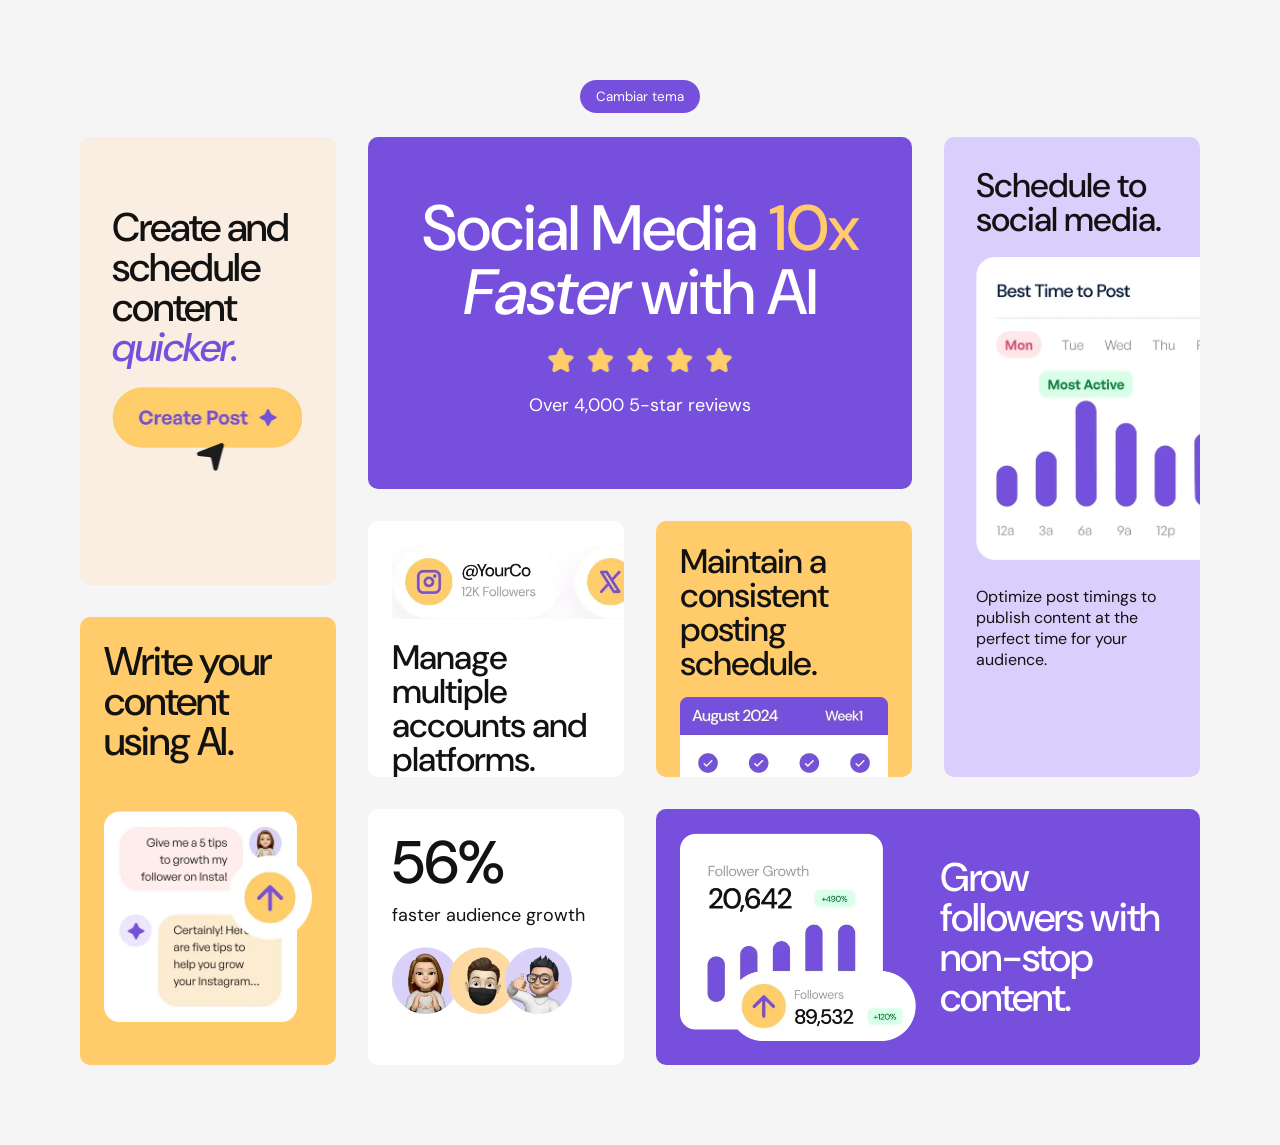
<file: DIW/bento-grid-responsive-modooscuro/index.html>
<!DOCTYPE html>
<html lang="es">
<head>
  <meta charset="UTF-8">
  <meta name="viewport" content="width=device-width, initial-scale=1.0">
  <link rel="icon" type="image/png" sizes="32x32" href="./assets/images/favicon-32x32.png">
  
  <link href="https://fonts.googleapis.com/css2?family=DM+Sans:ital,wght@0,400;0,500;1,500&display=swap" rel="stylesheet">

  <link rel="stylesheet" href="style.css">
  <title>Frontend Mentor | Bento grid</title>
</head>
<body>

  <!-- boton para cambiar entre claro y oscuro -->
  <button id="tema" class="boton-tema" type="button">Cambiar tema</button>

  <main class="contenedor">

    <div class="tarjeta hero">
      <h1>Social Media <span class="amarillo">10x</span> <em>Faster</em> with AI</h1>
      <img src="assets/images/illustration-five-stars.webp" alt="Cinco estrellas">
      <p>Over 4,000 5-star reviews</p>
    </div>

    <div class="tarjeta plataformas">
      <img src="assets/images/illustration-multiple-platforms.webp" alt="Cuentas de Instagram y X">
      <h2>Manage multiple accounts and platforms.</h2>
    </div>

    <div class="tarjeta constante">
      <h2>Maintain a consistent posting schedule.</h2>
      <img src="assets/images/illustration-consistent-schedule.webp" alt="Calendario de publicaciones">
    </div>

    <div class="tarjeta programar">
      <h2>Schedule to social media.</h2>
      <img src="assets/images/illustration-schedule-posts.webp" alt="Mejor hora para publicar">
      <p>Optimize post timings to publish content at the perfect time for your audience.</p>
    </div>

    <div class="tarjeta seguidores">
      <img src="assets/images/illustration-grow-followers.webp" alt="Crecimiento de seguidores">
      <h2>Grow followers with non-stop content.</h2>
    </div>

    <div class="tarjeta crecimiento">
      <h2>56%</h2>
      <p>faster audience growth</p>
      <img src="assets/images/illustration-audience-growth.webp" alt="Avatares de usuarios">
    </div>

    <div class="tarjeta crear">
      <h2>Create and schedule content <em class="morado">quicker.</em></h2>
      <img src="assets/images/illustration-create-post.webp" alt="Botón Create Post">
    </div>

    <div class="tarjeta ia">
      <h2>Write your content using AI.</h2>
      <img src="assets/images/illustration-ai-content.webp" alt="Chat con inteligencia artificial">
    </div>

  </main>

  <script>
    const root = document.documentElement;
    const boton = document.getElementById("tema");

    // si ya habia elegido un tema antes, lo pongo
    try {
      const guardado = localStorage.getItem("tema");
      if (guardado) root.dataset.theme = guardado;
    } catch (e) {}

    // miro que tema se esta viendo ahora
    function temaActual() {
      return (
        root.dataset.theme ||
        (matchMedia("(prefers-color-scheme: dark)").matches ? "dark" : "light")
      );
    }

    // al hacer click cambio al otro tema y lo guardo
    boton.addEventListener("click", () => {
      const nuevo = temaActual() === "dark" ? "light" : "dark";
      root.dataset.theme = nuevo;
      try { localStorage.setItem("tema", nuevo); } catch (e) {}
    });
  </script>

</body>
</html>
</file>
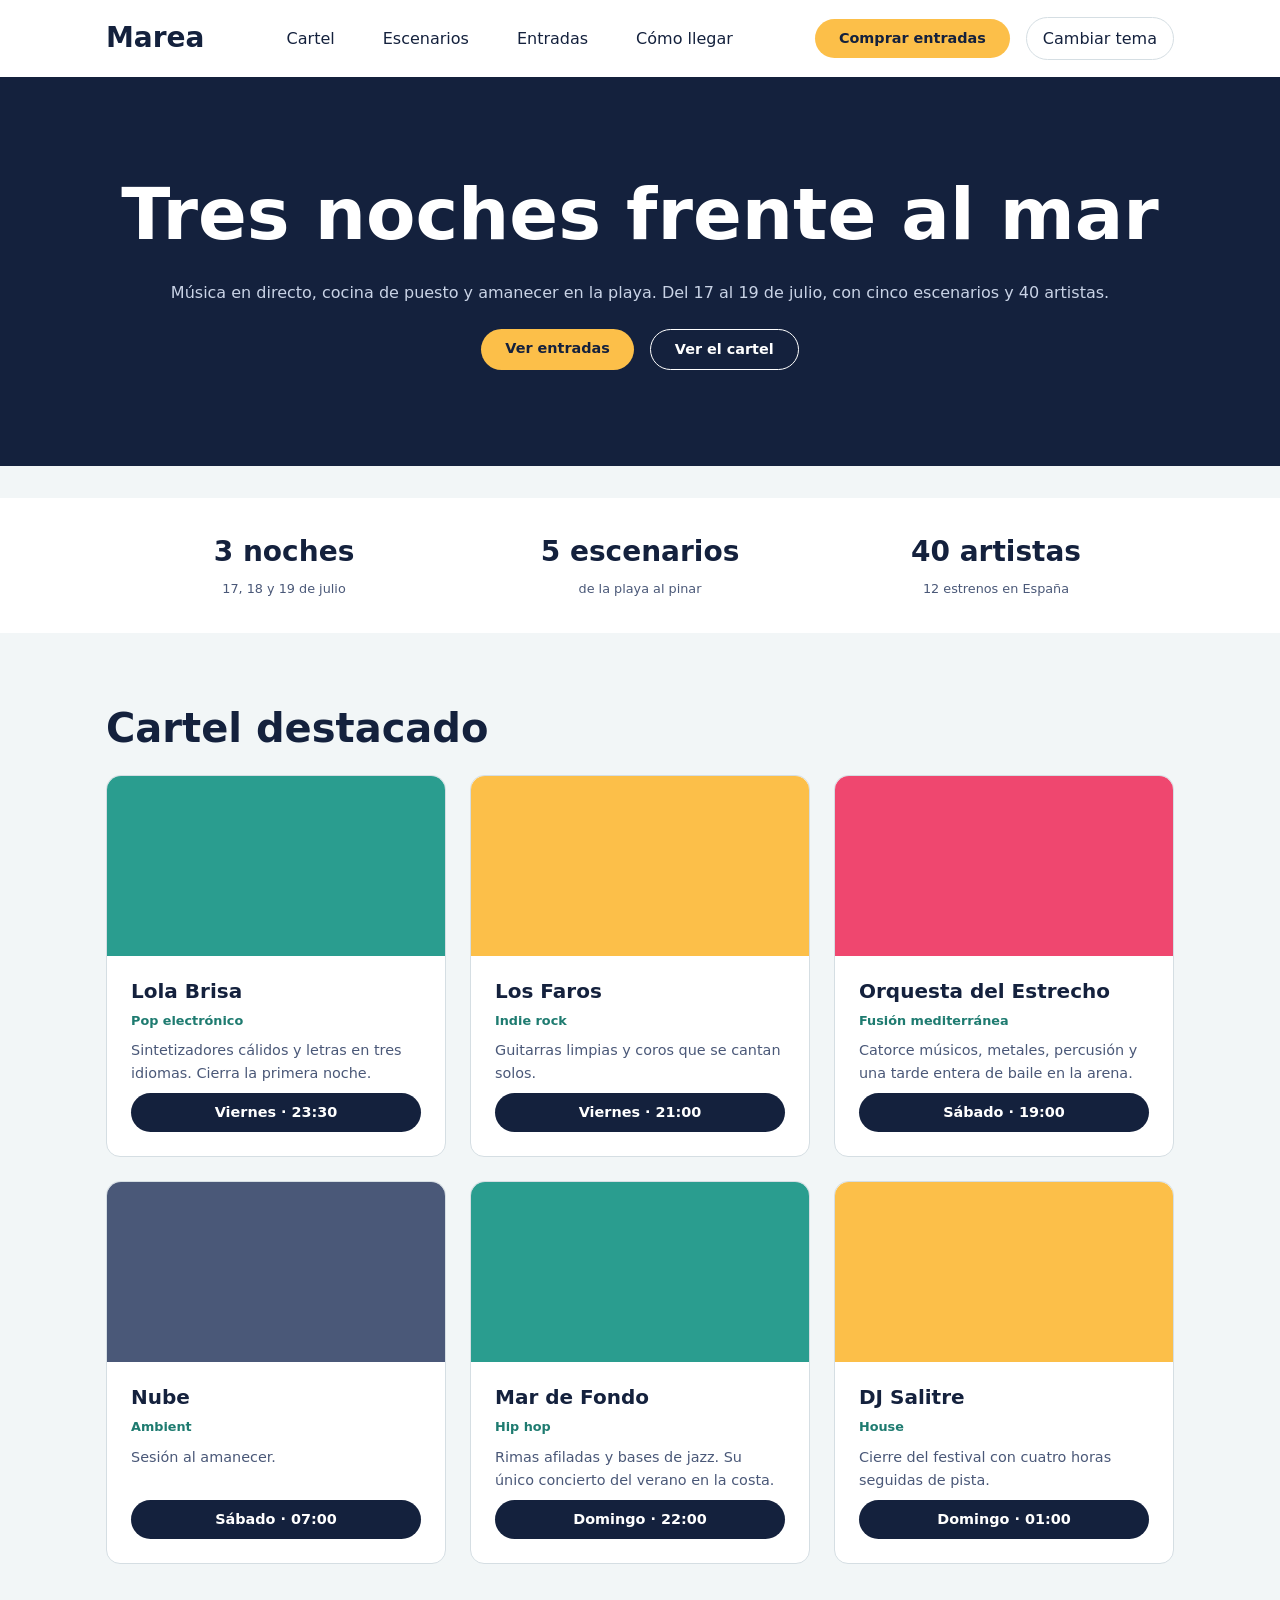
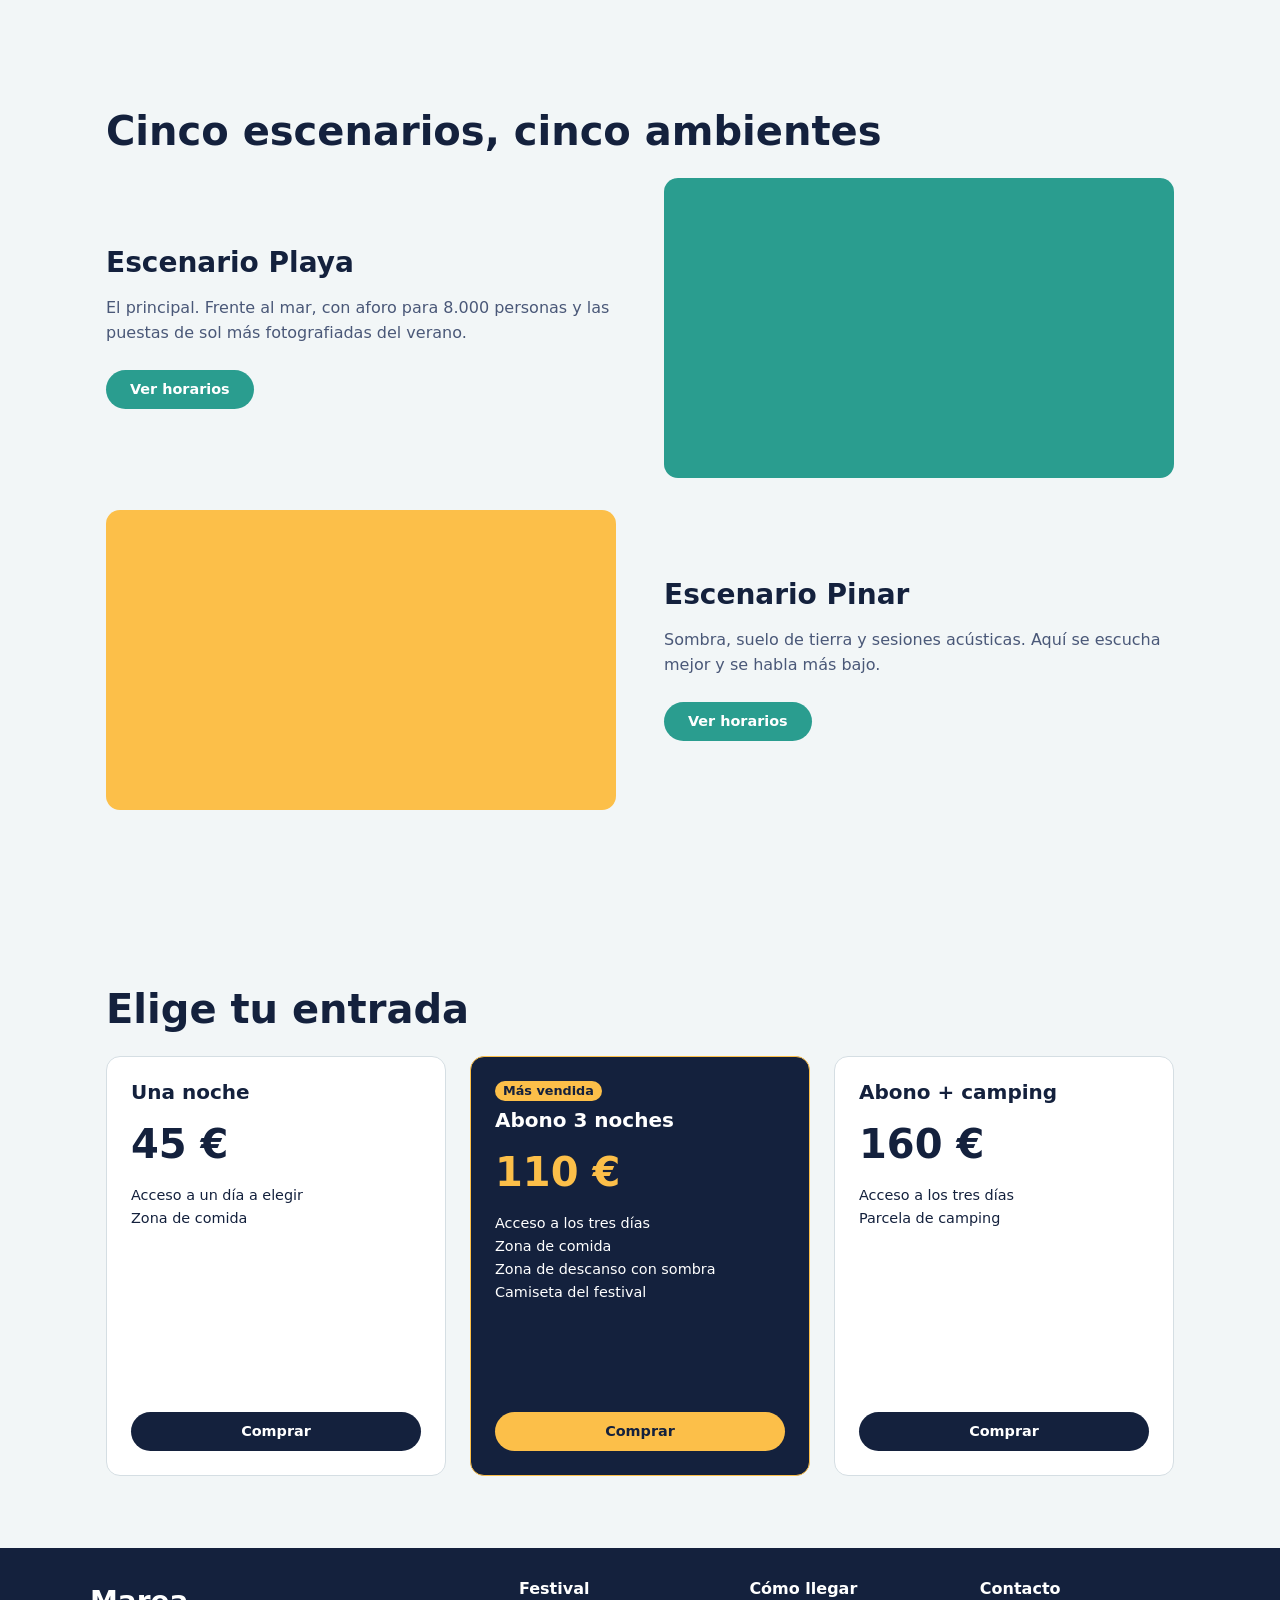
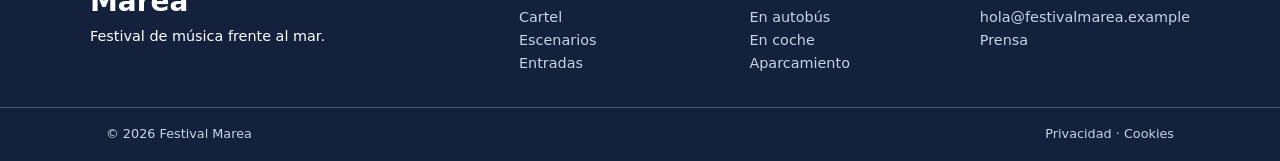
<file: DIW/festival-marea-responsive-modooscuro/index.html>
<!DOCTYPE html>
<html lang="es">
<head>
  <meta charset="UTF-8">
  <meta name="viewport" content="width=device-width, initial-scale=1">
  <title>Festival Marea · Layout con Flexbox y Grid</title>

  <!-- 1º las variables y el reset, 2º vuestros estilos -->
  <link rel="stylesheet" href="variables.css">
  <link rel="stylesheet" href="estilos.css">
</head>
<body>

  <!-- ============ 1. CABECERA ============ -->
  <header class="cabecera">
    <div class="contenedor cabecera__interior">
      <a href="#" class="logo">Marea</a>

      <nav class="menu" aria-label="Principal">
        <ul class="menu__lista">
          <li><a href="#cartel" class="menu__enlace">Cartel</a></li>
          <li><a href="#escenarios" class="menu__enlace">Escenarios</a></li>
          <li><a href="#entradas" class="menu__enlace">Entradas</a></li>
          <li><a href="#info" class="menu__enlace">Cómo llegar</a></li>
        </ul>
      </nav>

      <a href="#entradas" class="boton boton--sol">Comprar entradas</a>

      <!-- boton para cambiar entre claro y oscuro -->
      <button id="tema" class="boton-tema" type="button">Cambiar tema</button>
    </div>
  </header>

  <main>

    <!-- ============ 2. HERO ============ -->
    <section class="hero">
      <div class="contenedor hero__interior">
        <h1 class="hero__titulo">Tres noches frente al mar</h1>
        <p class="hero__texto">
          Música en directo, cocina de puesto y amanecer en la playa.
          Del 17 al 19 de julio, con cinco escenarios y 40 artistas.
        </p>
        <div class="hero__acciones">
          <a href="#entradas" class="boton boton--sol">Ver entradas</a>
          <a href="#cartel" class="boton boton--borde">Ver el cartel</a>
        </div>
      </div>
    </section>

    <!-- ============ 3. DATOS CLAVE ============ -->
    <section class="datos">
      <div class="contenedor">
        <ul class="datos__lista">
          <li class="dato">
            <strong class="dato__valor">3 noches</strong>
            <span class="dato__etiqueta">17, 18 y 19 de julio</span>
          </li>
          <li class="dato">
            <strong class="dato__valor">5 escenarios</strong>
            <span class="dato__etiqueta">de la playa al pinar</span>
          </li>
          <li class="dato">
            <strong class="dato__valor">40 artistas</strong>
            <span class="dato__etiqueta">12 estrenos en España</span>
          </li>
        </ul>
      </div>
    </section>

    <!-- ============ 4. CARTEL (tarjetas) ============ -->
    <section class="cartel" id="cartel">
      <div class="contenedor">
        <h2 class="seccion__titulo">Cartel destacado</h2>

        <div class="cartel__rejilla">

          <article class="tarjeta">
            <div class="tarjeta__imagen" aria-hidden="true"></div>
            <div class="tarjeta__cuerpo">
              <h3 class="tarjeta__titulo">Lola Brisa</h3>
              <p class="tarjeta__estilo">Pop electrónico</p>
              <p class="tarjeta__texto">
                Sintetizadores cálidos y letras en tres idiomas. Cierra la primera noche.
              </p>
              <a href="#" class="boton boton--oscuro tarjeta__boton">Viernes · 23:30</a>
            </div>
          </article>

          <article class="tarjeta">
            <div class="tarjeta__imagen" aria-hidden="true"></div>
            <div class="tarjeta__cuerpo">
              <h3 class="tarjeta__titulo">Los Faros</h3>
              <p class="tarjeta__estilo">Indie rock</p>
              <p class="tarjeta__texto">
                Guitarras limpias y coros que se cantan solos.
              </p>
              <a href="#" class="boton boton--oscuro tarjeta__boton">Viernes · 21:00</a>
            </div>
          </article>

          <article class="tarjeta">
            <div class="tarjeta__imagen" aria-hidden="true"></div>
            <div class="tarjeta__cuerpo">
              <h3 class="tarjeta__titulo">Orquesta del Estrecho</h3>
              <p class="tarjeta__estilo">Fusión mediterránea</p>
              <p class="tarjeta__texto">
                Catorce músicos, metales, percusión y una tarde entera de baile en la arena.
              </p>
              <a href="#" class="boton boton--oscuro tarjeta__boton">Sábado · 19:00</a>
            </div>
          </article>

          <article class="tarjeta">
            <div class="tarjeta__imagen" aria-hidden="true"></div>
            <div class="tarjeta__cuerpo">
              <h3 class="tarjeta__titulo">Nube</h3>
              <p class="tarjeta__estilo">Ambient</p>
              <p class="tarjeta__texto">
                Sesión al amanecer.
              </p>
              <a href="#" class="boton boton--oscuro tarjeta__boton">Sábado · 07:00</a>
            </div>
          </article>

          <article class="tarjeta">
            <div class="tarjeta__imagen" aria-hidden="true"></div>
            <div class="tarjeta__cuerpo">
              <h3 class="tarjeta__titulo">Mar de Fondo</h3>
              <p class="tarjeta__estilo">Hip hop</p>
              <p class="tarjeta__texto">
                Rimas afiladas y bases de jazz. Su único concierto del verano en la costa.
              </p>
              <a href="#" class="boton boton--oscuro tarjeta__boton">Domingo · 22:00</a>
            </div>
          </article>

          <article class="tarjeta">
            <div class="tarjeta__imagen" aria-hidden="true"></div>
            <div class="tarjeta__cuerpo">
              <h3 class="tarjeta__titulo">DJ Salitre</h3>
              <p class="tarjeta__estilo">House</p>
              <p class="tarjeta__texto">
                Cierre del festival con cuatro horas seguidas de pista.
              </p>
              <a href="#" class="boton boton--oscuro tarjeta__boton">Domingo · 01:00</a>
            </div>
          </article>

        </div>
      </div>
    </section>

    <!-- ============ 5. ESCENARIOS (bloques alternos) ============ -->
    <section class="escenarios" id="escenarios">
      <div class="contenedor">
        <h2 class="seccion__titulo">Cinco escenarios, cinco ambientes</h2>

        <div class="bloque">
          <div class="bloque__texto">
            <h3 class="bloque__titulo">Escenario Playa</h3>
            <p>
              El principal. Frente al mar, con aforo para 8.000 personas y
              las puestas de sol más fotografiadas del verano.
            </p>
            <a href="#" class="boton boton--ola">Ver horarios</a>
          </div>
          <div class="bloque__visual bloque__visual--playa" aria-hidden="true"></div>
        </div>

        <div class="bloque bloque--inverso">
          <div class="bloque__texto">
            <h3 class="bloque__titulo">Escenario Pinar</h3>
            <p>
              Sombra, suelo de tierra y sesiones acústicas. Aquí se escucha
              mejor y se habla más bajo.
            </p>
            <a href="#" class="boton boton--ola">Ver horarios</a>
          </div>
          <div class="bloque__visual bloque__visual--pinar" aria-hidden="true"></div>
        </div>
      </div>
    </section>

    <!-- ============ 6. ENTRADAS (planes) ============ -->
    <section class="entradas" id="entradas">
      <div class="contenedor">
        <h2 class="seccion__titulo">Elige tu entrada</h2>

        <div class="planes">

          <article class="plan">
            <h3 class="plan__nombre">Una noche</h3>
            <p class="plan__precio">45 €</p>
            <ul class="plan__lista">
              <li>Acceso a un día a elegir</li>
              <li>Zona de comida</li>
            </ul>
            <a href="#" class="boton boton--oscuro plan__boton">Comprar</a>
          </article>

          <article class="plan plan--destacado">
            <p class="plan__etiqueta">Más vendida</p>
            <h3 class="plan__nombre">Abono 3 noches</h3>
            <p class="plan__precio">110 €</p>
            <ul class="plan__lista">
              <li>Acceso a los tres días</li>
              <li>Zona de comida</li>
              <li>Zona de descanso con sombra</li>
              <li>Camiseta del festival</li>
            </ul>
            <a href="#" class="boton boton--sol plan__boton">Comprar</a>
          </article>

          <article class="plan">
            <h3 class="plan__nombre">Abono + camping</h3>
            <p class="plan__precio">160 €</p>
            <ul class="plan__lista">
              <li>Acceso a los tres días</li>
              <li>Parcela de camping</li>
            </ul>
            <a href="#" class="boton boton--oscuro plan__boton">Comprar</a>
          </article>

        </div>
      </div>
    </section>

  </main>

  <!-- ============ 7. PIE DE PÁGINA ============ -->
  <footer class="pie" id="info">
    <div class="contenedor pie__interior">

      <div class="pie__columna pie__columna--marca">
        <a href="#" class="logo">Marea</a>
        <p>Festival de música frente al mar.</p>
      </div>

      <div class="pie__columna">
        <h3 class="pie__titulo">Festival</h3>
        <ul class="pie__lista">
          <li><a href="#cartel">Cartel</a></li>
          <li><a href="#escenarios">Escenarios</a></li>
          <li><a href="#entradas">Entradas</a></li>
        </ul>
      </div>

      <div class="pie__columna">
        <h3 class="pie__titulo">Cómo llegar</h3>
        <ul class="pie__lista">
          <li><a href="#">En autobús</a></li>
          <li><a href="#">En coche</a></li>
          <li><a href="#">Aparcamiento</a></li>
        </ul>
      </div>

      <div class="pie__columna">
        <h3 class="pie__titulo">Contacto</h3>
        <ul class="pie__lista">
          <li><a href="#">hola@festivalmarea.example</a></li>
          <li><a href="#">Prensa</a></li>
        </ul>
      </div>

    </div>

    <div class="pie__legal">
      <div class="contenedor pie__legal-interior">
        <p>© 2026 Festival Marea</p>
        <p><a href="#">Privacidad</a> · <a href="#">Cookies</a></p>
      </div>
    </div>
  </footer>

  <script>
    const root = document.documentElement;
    const boton = document.getElementById("tema");

    // si ya habia elegido un tema antes, lo pongo
    try {
      const guardado = localStorage.getItem("tema");
      if (guardado) root.dataset.theme = guardado;
    } catch (e) {}

    // miro que tema se esta viendo ahora
    function temaActual() {
      return (
        root.dataset.theme ||
        (matchMedia("(prefers-color-scheme: dark)").matches ? "dark" : "light")
      );
    }

    // al hacer click cambio al otro tema y lo guardo
    boton.addEventListener("click", () => {
      const nuevo = temaActual() === "dark" ? "light" : "dark";
      root.dataset.theme = nuevo;
      try { localStorage.setItem("tema", nuevo); } catch (e) {}
    });
  </script>

</body>
</html>
</file>
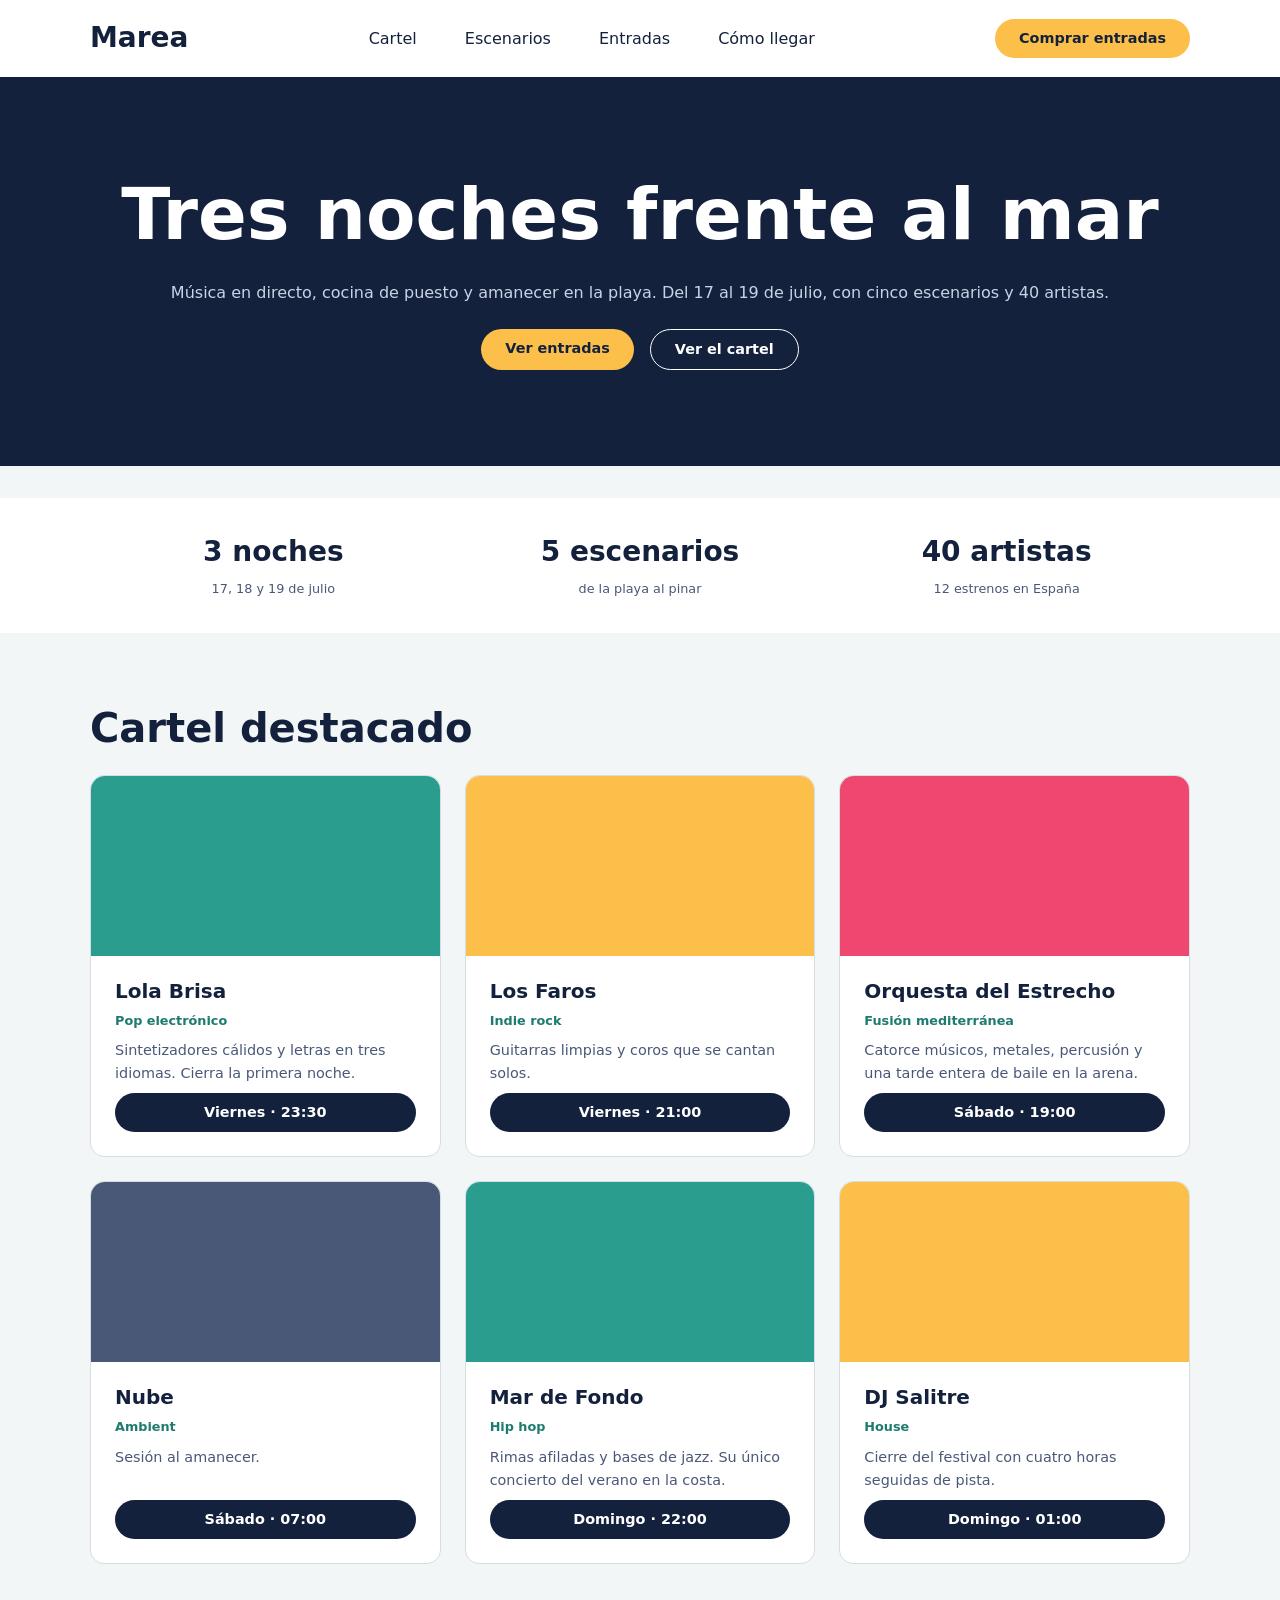
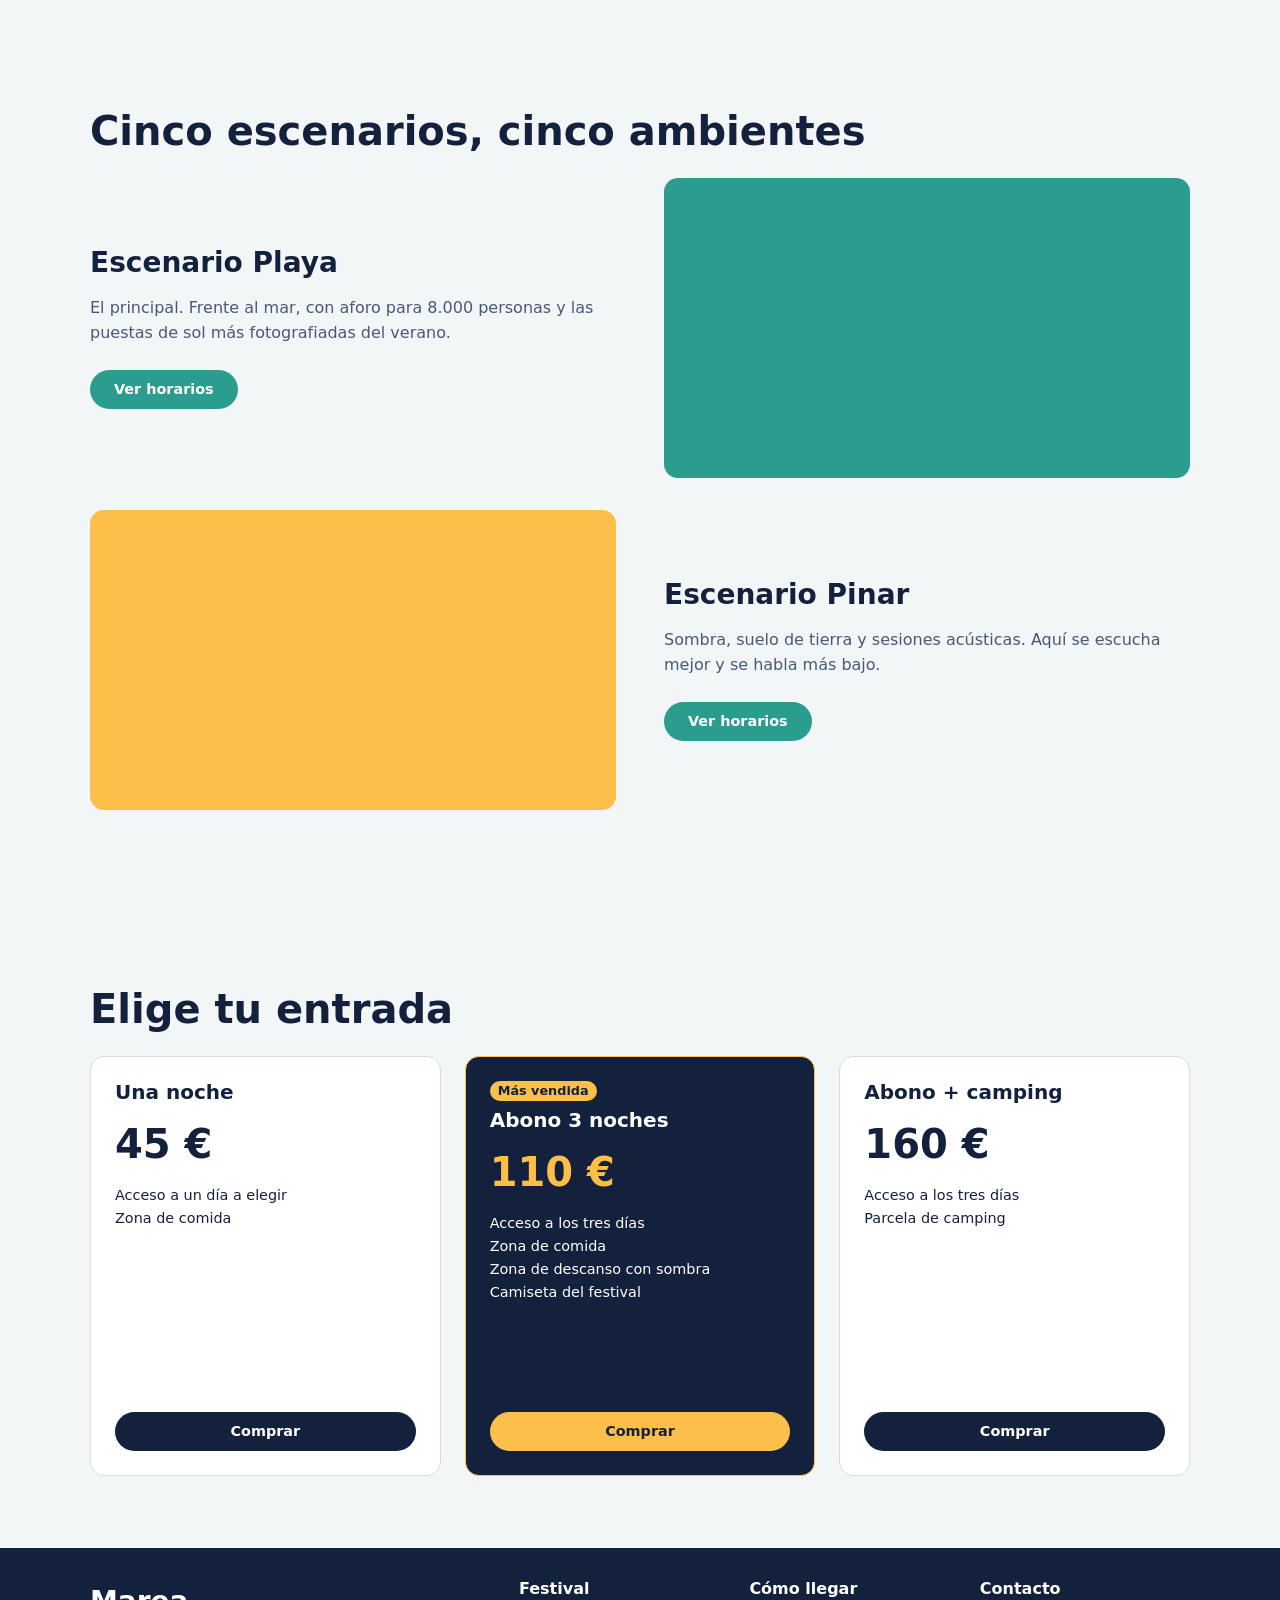
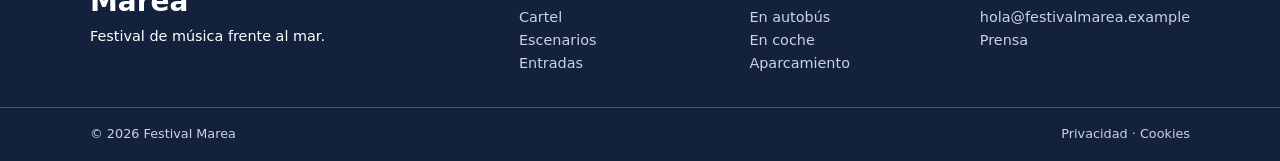
<file: DIW/Practica-Festival-Marea/index.html>
<!DOCTYPE html>
<html lang="es">
<head>
  <meta charset="UTF-8">
  <meta name="viewport" content="width=device-width, initial-scale=1">
  <title>Festival Marea · Layout con Flexbox y Grid</title>

  <!-- 1º las variables y el reset, 2º vuestros estilos -->
  <link rel="stylesheet" href="variables.css">
  <link rel="stylesheet" href="estilos.css">
</head>
<body>

  <!-- ============ 1. CABECERA ============ -->
  <header class="cabecera">
    <div class="contenedor cabecera__interior">
      <a href="#" class="logo">Marea</a>

      <nav class="menu" aria-label="Principal">
        <ul class="menu__lista">
          <li><a href="#cartel" class="menu__enlace">Cartel</a></li>
          <li><a href="#escenarios" class="menu__enlace">Escenarios</a></li>
          <li><a href="#entradas" class="menu__enlace">Entradas</a></li>
          <li><a href="#info" class="menu__enlace">Cómo llegar</a></li>
        </ul>
      </nav>

      <a href="#entradas" class="boton boton--sol">Comprar entradas</a>
    </div>
  </header>

  <main>

    <!-- ============ 2. HERO ============ -->
    <section class="hero">
      <div class="contenedor hero__interior">
        <h1 class="hero__titulo">Tres noches frente al mar</h1>
        <p class="hero__texto">
          Música en directo, cocina de puesto y amanecer en la playa.
          Del 17 al 19 de julio, con cinco escenarios y 40 artistas.
        </p>
        <div class="hero__acciones">
          <a href="#entradas" class="boton boton--sol">Ver entradas</a>
          <a href="#cartel" class="boton boton--borde">Ver el cartel</a>
        </div>
      </div>
    </section>

    <!-- ============ 3. DATOS CLAVE ============ -->
    <section class="datos">
      <div class="contenedor">
        <ul class="datos__lista">
          <li class="dato">
            <strong class="dato__valor">3 noches</strong>
            <span class="dato__etiqueta">17, 18 y 19 de julio</span>
          </li>
          <li class="dato">
            <strong class="dato__valor">5 escenarios</strong>
            <span class="dato__etiqueta">de la playa al pinar</span>
          </li>
          <li class="dato">
            <strong class="dato__valor">40 artistas</strong>
            <span class="dato__etiqueta">12 estrenos en España</span>
          </li>
        </ul>
      </div>
    </section>

    <!-- ============ 4. CARTEL (tarjetas) ============ -->
    <section class="cartel" id="cartel">
      <div class="contenedor">
        <h2 class="seccion__titulo">Cartel destacado</h2>

        <div class="cartel__rejilla">

          <article class="tarjeta">
            <div class="tarjeta__imagen" aria-hidden="true"></div>
            <div class="tarjeta__cuerpo">
              <h3 class="tarjeta__titulo">Lola Brisa</h3>
              <p class="tarjeta__estilo">Pop electrónico</p>
              <p class="tarjeta__texto">
                Sintetizadores cálidos y letras en tres idiomas. Cierra la primera noche.
              </p>
              <a href="#" class="boton boton--oscuro tarjeta__boton">Viernes · 23:30</a>
            </div>
          </article>

          <article class="tarjeta">
            <div class="tarjeta__imagen" aria-hidden="true"></div>
            <div class="tarjeta__cuerpo">
              <h3 class="tarjeta__titulo">Los Faros</h3>
              <p class="tarjeta__estilo">Indie rock</p>
              <p class="tarjeta__texto">
                Guitarras limpias y coros que se cantan solos.
              </p>
              <a href="#" class="boton boton--oscuro tarjeta__boton">Viernes · 21:00</a>
            </div>
          </article>

          <article class="tarjeta">
            <div class="tarjeta__imagen" aria-hidden="true"></div>
            <div class="tarjeta__cuerpo">
              <h3 class="tarjeta__titulo">Orquesta del Estrecho</h3>
              <p class="tarjeta__estilo">Fusión mediterránea</p>
              <p class="tarjeta__texto">
                Catorce músicos, metales, percusión y una tarde entera de baile en la arena.
              </p>
              <a href="#" class="boton boton--oscuro tarjeta__boton">Sábado · 19:00</a>
            </div>
          </article>

          <article class="tarjeta">
            <div class="tarjeta__imagen" aria-hidden="true"></div>
            <div class="tarjeta__cuerpo">
              <h3 class="tarjeta__titulo">Nube</h3>
              <p class="tarjeta__estilo">Ambient</p>
              <p class="tarjeta__texto">
                Sesión al amanecer.
              </p>
              <a href="#" class="boton boton--oscuro tarjeta__boton">Sábado · 07:00</a>
            </div>
          </article>

          <article class="tarjeta">
            <div class="tarjeta__imagen" aria-hidden="true"></div>
            <div class="tarjeta__cuerpo">
              <h3 class="tarjeta__titulo">Mar de Fondo</h3>
              <p class="tarjeta__estilo">Hip hop</p>
              <p class="tarjeta__texto">
                Rimas afiladas y bases de jazz. Su único concierto del verano en la costa.
              </p>
              <a href="#" class="boton boton--oscuro tarjeta__boton">Domingo · 22:00</a>
            </div>
          </article>

          <article class="tarjeta">
            <div class="tarjeta__imagen" aria-hidden="true"></div>
            <div class="tarjeta__cuerpo">
              <h3 class="tarjeta__titulo">DJ Salitre</h3>
              <p class="tarjeta__estilo">House</p>
              <p class="tarjeta__texto">
                Cierre del festival con cuatro horas seguidas de pista.
              </p>
              <a href="#" class="boton boton--oscuro tarjeta__boton">Domingo · 01:00</a>
            </div>
          </article>

        </div>
      </div>
    </section>

    <!-- ============ 5. ESCENARIOS (bloques alternos) ============ -->
    <section class="escenarios" id="escenarios">
      <div class="contenedor">
        <h2 class="seccion__titulo">Cinco escenarios, cinco ambientes</h2>

        <div class="bloque">
          <div class="bloque__texto">
            <h3 class="bloque__titulo">Escenario Playa</h3>
            <p>
              El principal. Frente al mar, con aforo para 8.000 personas y
              las puestas de sol más fotografiadas del verano.
            </p>
            <a href="#" class="boton boton--ola">Ver horarios</a>
          </div>
          <div class="bloque__visual bloque__visual--playa" aria-hidden="true"></div>
        </div>

        <div class="bloque bloque--inverso">
          <div class="bloque__texto">
            <h3 class="bloque__titulo">Escenario Pinar</h3>
            <p>
              Sombra, suelo de tierra y sesiones acústicas. Aquí se escucha
              mejor y se habla más bajo.
            </p>
            <a href="#" class="boton boton--ola">Ver horarios</a>
          </div>
          <div class="bloque__visual bloque__visual--pinar" aria-hidden="true"></div>
        </div>
      </div>
    </section>

    <!-- ============ 6. ENTRADAS (planes) ============ -->
    <section class="entradas" id="entradas">
      <div class="contenedor">
        <h2 class="seccion__titulo">Elige tu entrada</h2>

        <div class="planes">

          <article class="plan">
            <h3 class="plan__nombre">Una noche</h3>
            <p class="plan__precio">45 €</p>
            <ul class="plan__lista">
              <li>Acceso a un día a elegir</li>
              <li>Zona de comida</li>
            </ul>
            <a href="#" class="boton boton--oscuro plan__boton">Comprar</a>
          </article>

          <article class="plan plan--destacado">
            <p class="plan__etiqueta">Más vendida</p>
            <h3 class="plan__nombre">Abono 3 noches</h3>
            <p class="plan__precio">110 €</p>
            <ul class="plan__lista">
              <li>Acceso a los tres días</li>
              <li>Zona de comida</li>
              <li>Zona de descanso con sombra</li>
              <li>Camiseta del festival</li>
            </ul>
            <a href="#" class="boton boton--sol plan__boton">Comprar</a>
          </article>

          <article class="plan">
            <h3 class="plan__nombre">Abono + camping</h3>
            <p class="plan__precio">160 €</p>
            <ul class="plan__lista">
              <li>Acceso a los tres días</li>
              <li>Parcela de camping</li>
            </ul>
            <a href="#" class="boton boton--oscuro plan__boton">Comprar</a>
          </article>

        </div>
      </div>
    </section>

  </main>

  <!-- ============ 7. PIE DE PÁGINA ============ -->
  <footer class="pie" id="info">
    <div class="contenedor pie__interior">

      <div class="pie__columna pie__columna--marca">
        <a href="#" class="logo">Marea</a>
        <p>Festival de música frente al mar.</p>
      </div>

      <div class="pie__columna">
        <h3 class="pie__titulo">Festival</h3>
        <ul class="pie__lista">
          <li><a href="#cartel">Cartel</a></li>
          <li><a href="#escenarios">Escenarios</a></li>
          <li><a href="#entradas">Entradas</a></li>
        </ul>
      </div>

      <div class="pie__columna">
        <h3 class="pie__titulo">Cómo llegar</h3>
        <ul class="pie__lista">
          <li><a href="#">En autobús</a></li>
          <li><a href="#">En coche</a></li>
          <li><a href="#">Aparcamiento</a></li>
        </ul>
      </div>

      <div class="pie__columna">
        <h3 class="pie__titulo">Contacto</h3>
        <ul class="pie__lista">
          <li><a href="#">hola@festivalmarea.example</a></li>
          <li><a href="#">Prensa</a></li>
        </ul>
      </div>

    </div>

    <div class="pie__legal">
      <div class="contenedor pie__legal-interior">
        <p>© 2026 Festival Marea</p>
        <p><a href="#">Privacidad</a> · <a href="#">Cookies</a></p>
      </div>
    </div>
  </footer>

</body>
</html>
</file>
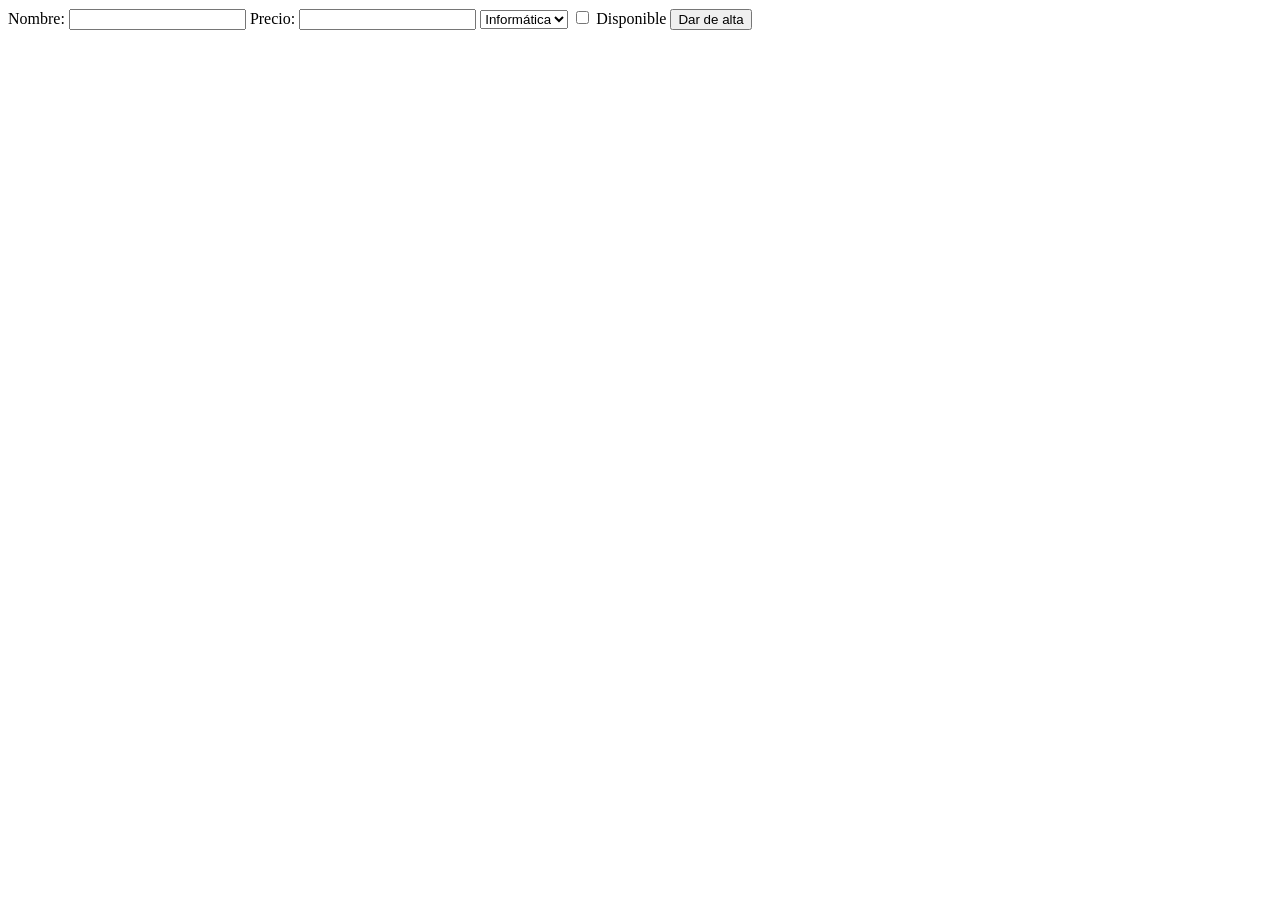
<file: DWES/PracticaNavegacionBasica/src/main/webapp/altaproducto.html>
<!DOCTYPE html>
<html>
<head>
<meta charset="UTF-8">
<title>Alta producto</title>
</head>
<body>
<form action="alta-producto" method="post">
    <label>Nombre: <input name="nombre" type="text" required></label>
    <label>Precio: <input name="precio" type="number" step="0.01" min="0.01" required></label>
    <select name="categoria">
        <option value="informatica">Informática</option>
        <option value="libros">Libros</option>
        <option value="hogar">Hogar</option>
    </select>
    <label><input name="disponible" type="checkbox" value="si"> Disponible</label>
    <button type="submit">Dar de alta</button>
</form>
</body>
</html>
</file>
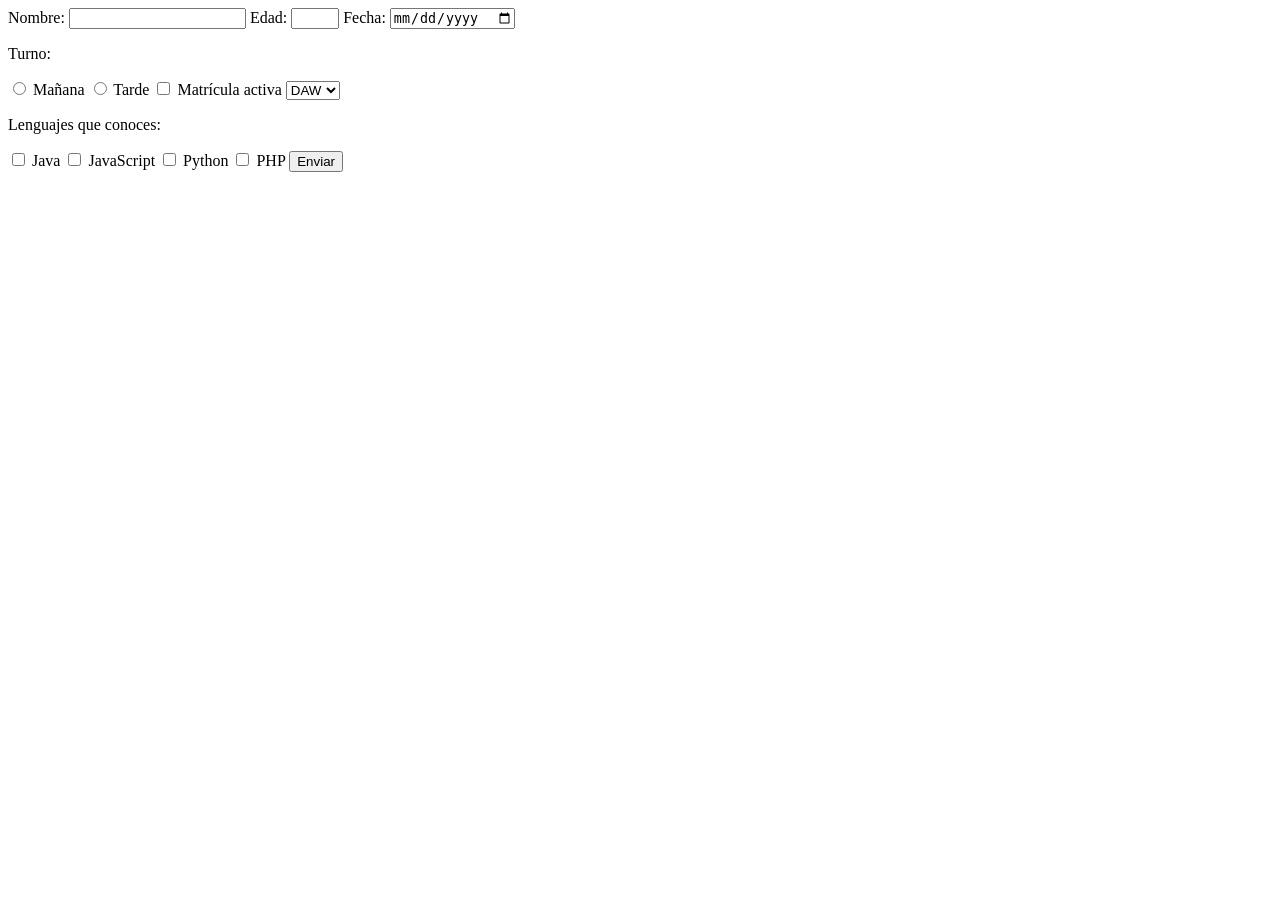
<file: DWES/PracticaNavegacionBasica/src/main/webapp/alumno.html>
<!DOCTYPE html>
<html>
<head>
<meta charset="UTF-8">
<title>Insert title here</title>
</head>
<body>
<form action="ResumenAlumnoServlet" method="get">
    <label>Nombre: <input name="nombre" type="text" required></label>
    <label>Edad: <input name="edad" type="number" min="16" max="99"></label>
    <label>Fecha: <input name="fecha" type="date"></label>
    <p>Turno:</p>
    <label><input name="turno" type="radio" value="manana"> Mañana</label>
    <label><input name="turno" type="radio" value="tarde"> Tarde</label>
    <label><input name="activo" type="checkbox" value="si"> Matrícula activa</label>
    <select name="ciclo">
        <option value="daw">DAW</option>
        <option value="dam">DAM</option>
        <option value="asir">ASIR</option>
    </select>
    <p>Lenguajes que conoces:</p>
		<label><input type="checkbox" name="lenguajes" value="java"> Java</label>
		<label><input type="checkbox" name="lenguajes" value="javascript"> JavaScript</label>
		<label><input type="checkbox" name="lenguajes" value="python"> Python</label>
		<label><input type="checkbox" name="lenguajes" value="php"> PHP</label>
    <button type="submit">Enviar</button>
</form>
</body>
</html>
</file>
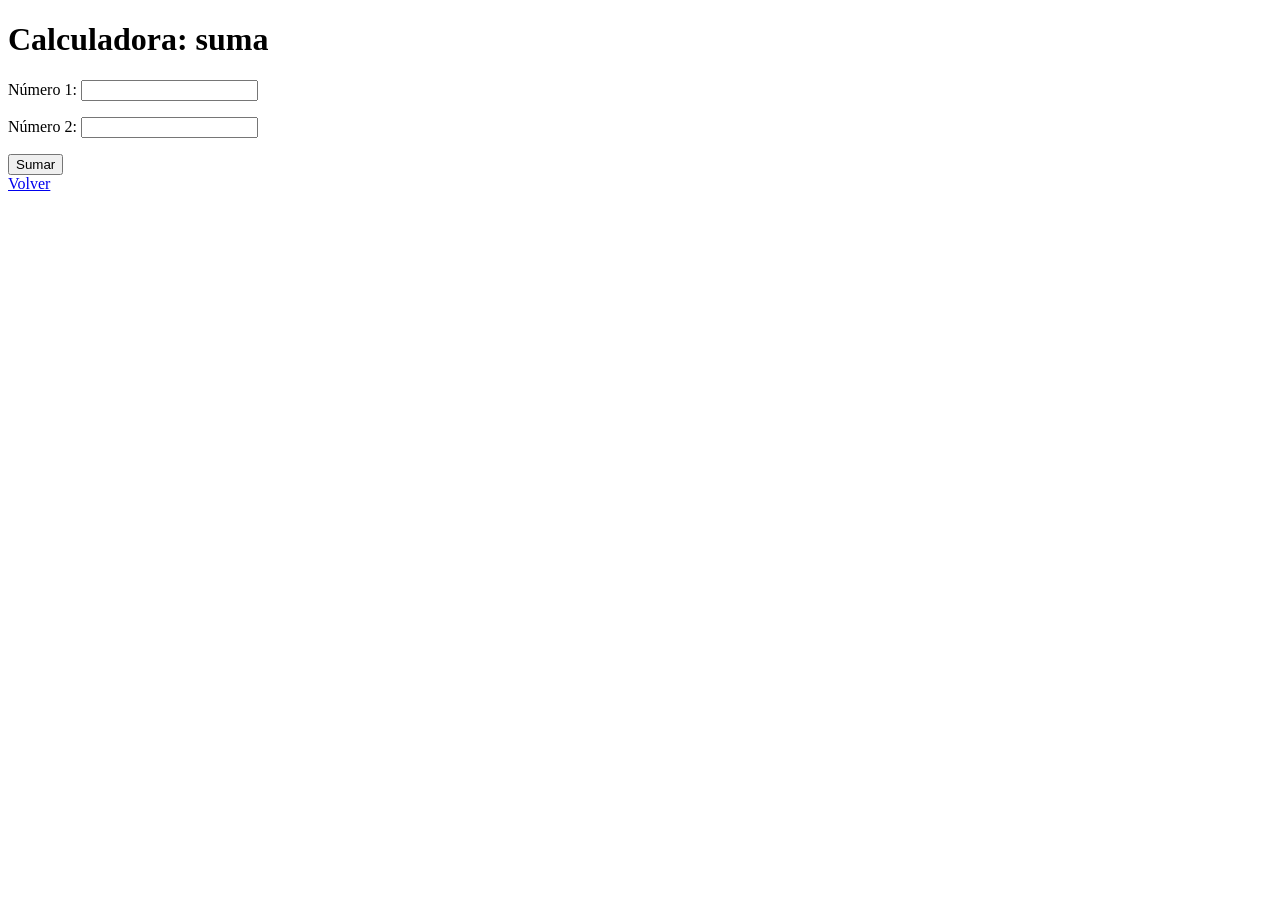
<file: DWES/PracticaNavegacionBasica/src/main/webapp/calculadora.html>
<!DOCTYPE html>
<html lang="es">
<head><meta charset="UTF-8"><title>Calculadora</title></head>
<body>
    <h1>Calculadora: suma</h1>
    <form action="calculadora" method="post">
        <p>
            <label for="num1">Número 1:</label>
            <input id="num1" name="num1" type="text" required>
        </p>
        <p>
            <label for="num2">Número 2:</label>
            <input id="num2" name="num2" type="text" required>
        </p>
        <button type="submit">Sumar</button>
    </form>
    <a href="inicio">Volver</a>
</body>
</html>
</file>
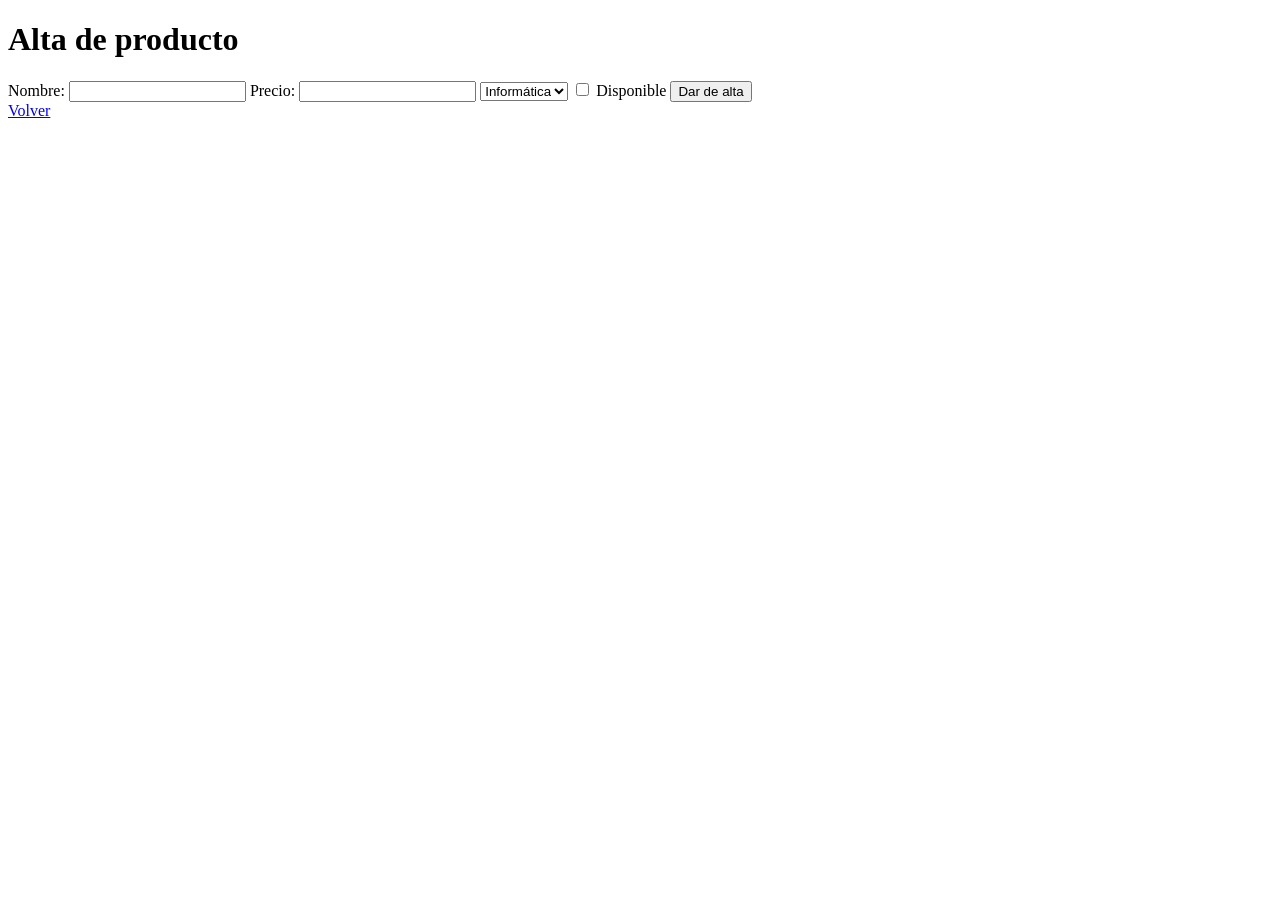
<file: DWES/PracticaNavegacionBasica/src/main/webapp/producto.html>
<!DOCTYPE html>
<html lang="es">
<head>
<meta charset="UTF-8">
<title>Alta producto</title>
</head>
<body>
<h1>Alta de producto</h1>
<form action="alta-producto" method="post">
    <label>Nombre: <input name="nombre" type="text" required></label>
    <label>Precio: <input name="precio" type="number" step="0.01" min="0.01" required></label>
    <select name="categoria">
        <option value="informatica">Informática</option>
        <option value="libros">Libros</option>
        <option value="hogar">Hogar</option>
    </select>
    <label><input name="disponible" type="checkbox" value="si"> Disponible</label>
    <button type="submit">Dar de alta</button>
</form>
<a href="inicio">Volver</a>
</body>
</html>
</file>
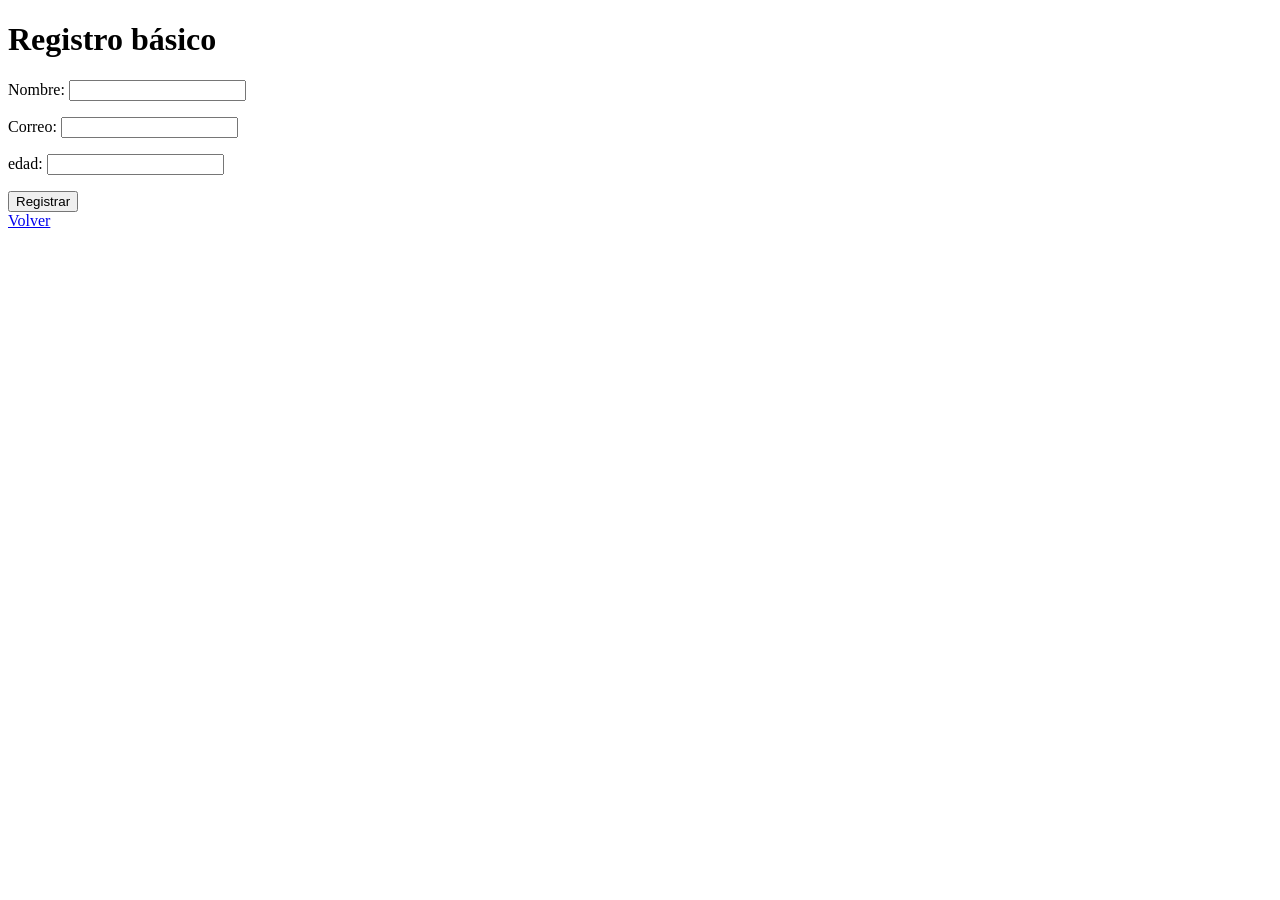
<file: DWES/PracticaNavegacionBasica/src/main/webapp/registro.html>
<!DOCTYPE html>
<html lang="es">
<head><meta charset="UTF-8"><title>Registro</title></head>
<body>
    <h1>Registro básico</h1>
    <form action="registro" method="post">
        <p>
            <label for="nombre">Nombre:</label>
            <input id="nombre" name="nombre" type="text" required>
        </p>
        <p>
            <label for="correo">Correo:</label>
            <input id="correo" name="correo" type="email" required>
        </p>
        <p>
            <label for="edad">edad:</label>
            <input id="edad" name="edad" type="number" required>
        </p>
        <button type="submit">Registrar</button>
    </form>
    <a href="inicio">Volver</a>
</body>
</html>
</file>
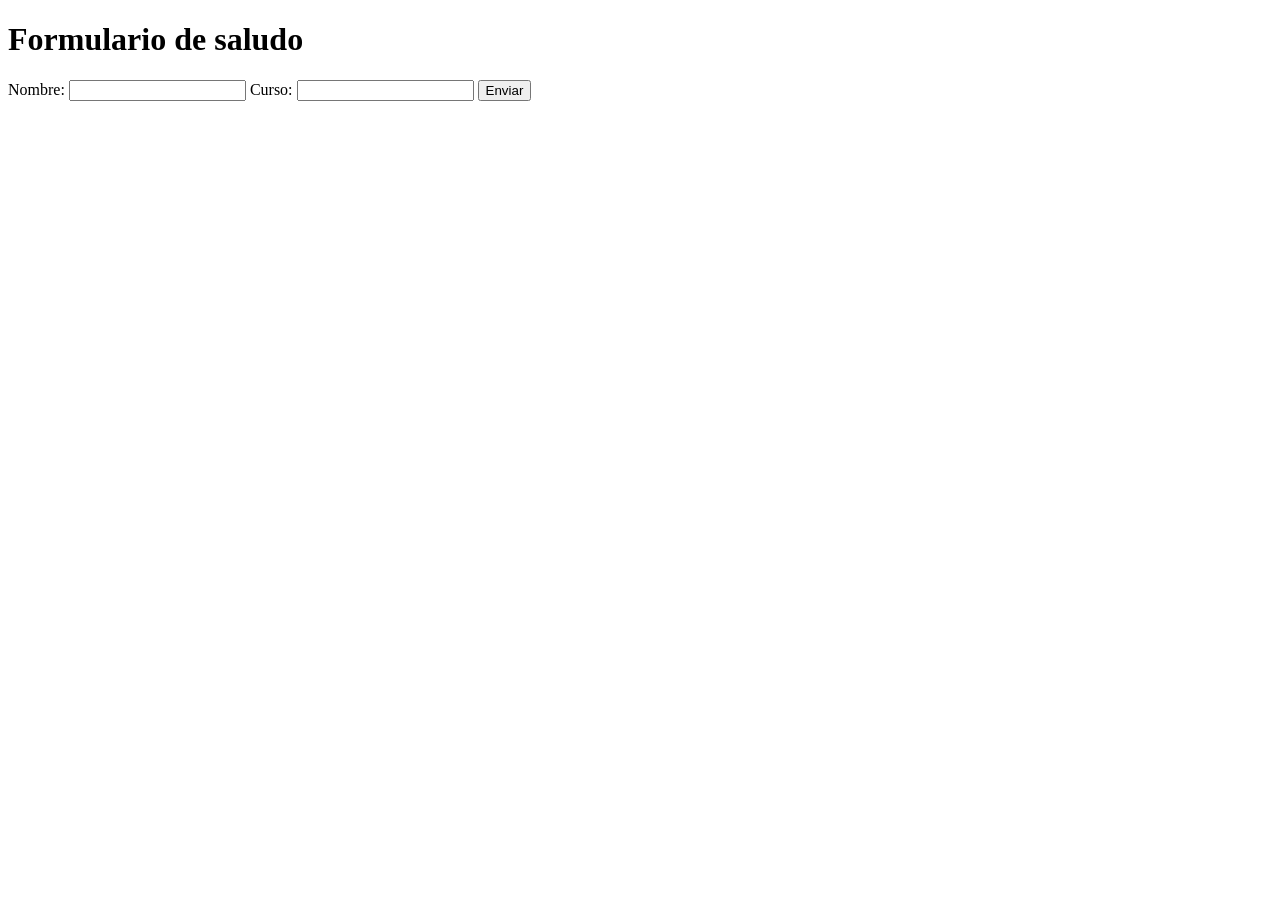
<file: DWES/ut3-web/src/main/webapp/FormularioDeSaludo.html>
<!DOCTYPE html>
<html lang="es">
<head>
    <meta charset="UTF-8">
    <title>Formulario de saludo</title>
</head>
<body>
    <h1>Formulario de saludo</h1>

    <form action="procesarsaludo" method="post">
        <label for="nombre">Nombre:</label>
        <input id="nombre" name="nombre" type="text" required>

        <label for="curso">Curso:</label>
        <input id="curso" name="curso" type="text" required>

        <button type="submit">Enviar</button>
    </form>
</body>
</html>
</file>
<file: DIW/bento-grid-responsive-modooscuro/style.css>
:root {
  /* para que el navegador sepa que hay modo claro y oscuro */
  color-scheme: light dark;

  /* primitivas: los colores tal cual, no cambian */
  --color-blanco: white;
  --color-gris-claro: hsl(0, 0%, 96%);
  --color-gris-oscuro: hsl(0, 0%, 15%);
  --color-negro: hsl(0, 0%, 7%);

  /* semanticas: las que uso en el css, son las que cambian en modo oscuro */
  --color-fondo: var(--color-gris-claro);
  --color-tarjeta: var(--color-blanco);
  --color-texto-principal: var(--color-negro);
}

/* quito márgenes por defecto y con border-box el padding no me agranda las cajas */
* {
  box-sizing: border-box;
  margin: 0;
  padding: 0;
}

body {
  font-family: "DM Sans", sans-serif;
  font-size: 18px;
  color: hsl(0, 0%, 7%);
  background-color: var(--color-fondo);
  padding: 80px 32px;
}

/* para que las imágenes no se salgan de su caja */
img {
  max-width: 100%;
}

h1,
h2 {
  font-weight: 500;
  line-height: 1;
  letter-spacing: -1px;
}

h2 {
  font-size: 34px;
}

/* colores para palabras sueltas (10x y quicker) */
.amarillo {
  color: hsl(39, 100%, 71%);
}

.morado {
  color: hsl(256, 67%, 59%);
}


/* GRID  */

/* 4 columnas y 10 filas */
.contenedor {
  display: grid;
  grid-template-columns: repeat(4, 1fr);
  grid-template-rows: repeat(10, 64px);
  gap: 32px;
  max-width: 1120px;
  margin: 0 auto;
  /* cada línea es una fila, si repito el nombre la tarjeta ocupa más */
  grid-template-areas:
    "crear  hero         hero        programar"
    "crear  hero         hero        programar"
    "crear  hero         hero        programar"
    "crear  hero         hero        programar"
    "crear  plataformas  constante   programar"
    "ia     plataformas  constante   programar"
    "ia     plataformas  constante   programar"
    "ia     crecimiento  seguidores  seguidores"
    "ia     crecimiento  seguidores  seguidores"
    "ia     crecimiento  seguidores  seguidores";
}

/* meto cada tarjeta en su hueco */
.hero        { grid-area: hero; }
.plataformas { grid-area: plataformas; }
.constante   { grid-area: constante; }
.programar   { grid-area: programar; }
.seguidores  { grid-area: seguidores; }
.crecimiento { grid-area: crecimiento; }
.crear       { grid-area: crear; }
.ia          { grid-area: ia; }

/* lo que tienen todas las tarjetas */
.tarjeta {
  padding: 24px;
  border-radius: 10px;
  overflow: hidden; /* así lo que sobresale se corta */
}


/* TARJETAS */

/* la grande morada del centro */
.hero {
  background-color: hsl(256, 67%, 59%);
  color: white;
  text-align: center;
  padding-top: 60px;
}

.hero h1 {
  font-size: 64px;
  margin-bottom: 20px;
}

.hero img {
  width: 190px;
  margin-bottom: 10px;
}

/* manage multiple accounts */
.plataformas {
  background-color: var(--color-tarjeta);
  color: var(--color-texto-principal);
}

.plataformas img {
  max-width: 350px; /* más ancha que la tarjeta para que se corte como en el diseño */
  margin-bottom: 16px;
}

/* consistent posting schedule */
.constante {
  background-color: hsl(39, 100%, 71%);
}

.constante img {
  width: 220px;
  margin-top: 16px;
}

/* schedule to social media (la alta de la derecha) */
.programar {
  background-color: hsl(254, 88%, 90%);
  padding: 32px;
}

.programar img {
  max-width: 340px;
  margin: 20px 0;
}

.programar p {
  font-size: 16px;
}

/* grow followers: aquí hago otro grid de 2 columnas, foto a la izquierda y texto a la derecha */
.seguidores {
  background-color: hsl(256, 67%, 59%);
  color: white;
  display: grid;
  grid-template-columns: 1fr 1fr;
  align-items: center;
  gap: 24px;
}

.seguidores h2 {
  font-size: 40px;
}

.crecimiento {
  background-color: var(--color-tarjeta);
  color: var(--color-texto-principal);
}

.crecimiento h2 {
  font-size: 60px;
  margin-bottom: 10px;
}

.crecimiento img {
  width: 180px;
  margin-top: 20px;
}

/* create and schedule content */
.crear {
  background-color: hsl(31, 66%, 93%);
  padding: 70px 32px;
}

.crear h2 {
  font-size: 40px;
}

.crear img {
  width: 190px;
  margin-top: 20px;
}

/* write your content using AI */
.ia {
  background-color: hsl(39, 100%, 71%);
}

.ia h2 {
  font-size: 40px;
}

.ia img {
  width: 280px;
  margin-top: 50px;
}


/* MOVIL */

/* desktop first: hasta 1024px lo pongo todo en una columna */
@media (max-width: 1024px) {

  body {
    padding: 24px 16px;
  }

  /* una columna y cada tarjeta en una fila, en el orden del diseño movil */
  .contenedor {
    grid-template-columns: 1fr;
    grid-template-rows: auto;
    gap: 24px;
    max-width: 500px;
    grid-template-areas:
      "hero"
      "plataformas"
      "constante"
      "programar"
      "seguidores"
      "crecimiento"
      "crear"
      "ia";
  }

  /* en movil estas dos imagenes se ven enteras, no cortadas */
  .plataformas img,
  .programar img {
    max-width: 100%;
  }

  /* aqui ya no caben 2 columnas, la foto arriba y el texto abajo */
  .seguidores {
    grid-template-columns: 1fr;
  }
}


/* MODO OSCURO */

/* si no he pulsado el boton manda el ordenador */
@media (prefers-color-scheme: dark) {
  :root:not([data-theme="light"]) {
    --color-fondo: var(--color-negro);
    --color-tarjeta: var(--color-gris-oscuro);
    --color-texto-principal: var(--color-blanco);
  }
}

/* si con el boton elijo oscuro */
:root[data-theme="dark"] {
  color-scheme: dark;
  --color-fondo: var(--color-negro);
  --color-tarjeta: var(--color-gris-oscuro);
  --color-texto-principal: var(--color-blanco);
}

/* si con el boton elijo claro */
:root[data-theme="light"] {
  color-scheme: light;
}

/* el boton de cambiar tema, centrado arriba */
.boton-tema {
  display: block;
  margin: 0 auto 24px;
  padding: 8px 16px;
  border: none;
  border-radius: 20px;
  background-color: hsl(256, 67%, 59%);
  color: white;
  font-family: inherit;
  cursor: pointer;
}
</file>
<file: DIW/festival-marea-responsive-modooscuro/variables.css>
/* =========================================================
   variables.css  ·  Festival Marea
   Tokens de diseño + reset mínimo.
   NO es necesario modificar este archivo: úsalo con var(--nombre)
   ========================================================= */

:root {
  /* ---------- Color ---------- */
  --color-fondo: #f2f6f7; /* fondo de página */
  --color-superficie: #ffffff; /* tarjetas, cajas */
  --color-tinta: #14213d; /* texto principal y fondos oscuros */
  --color-tinta-suave: #4a5878; /* texto secundario */
  --color-sol: #fcbf49; /* acento principal (botones, destacados) */
  --color-ola: #2a9d8f; /* acento secundario */
  --color-coral: #ef476f; /* acento de alerta / oferta */
  --color-borde: #d5dee3;

  /* ---------- Tipografía ---------- */
  --fuente-titulo: "Trebuchet MS", "Segoe UI", system-ui, sans-serif;
  --fuente-texto: system-ui, -apple-system, "Segoe UI", Roboto, sans-serif;

  --texto-xs: 0.8rem;
  --texto-s: 0.9rem;
  --texto-m: 1rem;
  --texto-l: 1.25rem;
  --texto-xl: 1.75rem;
  --texto-2xl: 2.5rem;
  --texto-3xl: clamp(2.5rem, 7vw, 4.5rem); /* título del hero */

  --peso-normal: 400;
  --peso-fuerte: 700;
  --peso-negro: 800;

  /* ---------- Espaciado (escala de 8px) ---------- */
  --espacio-1: 0.25rem;
  --espacio-2: 0.5rem;
  --espacio-3: 1rem;
  --espacio-4: 1.5rem;
  --espacio-5: 2rem;
  --espacio-6: 3rem;
  --espacio-7: 4.5rem;
  --espacio-8: 6rem;

  /* ---------- Forma ---------- */
  --radio-s: 6px;
  --radio-m: 14px;
  --radio-pildora: 999px;

  --sombra-suave: 0 2px 8px rgba(20, 33, 61, 0.08);
  --sombra-fuerte: 0 12px 32px rgba(20, 33, 61, 0.18);

  /* ---------- Layout ---------- */
  --ancho-contenedor: 1100px;
  --alto-cabecera: 72px;

  /* ---------- Movimiento ---------- */
  --transicion: 180ms ease;
}

/* Nota: las variables CSS NO funcionan dentro de @media (...).
   Puntos de ruptura de la práctica:
     móvil   → hasta 639px
     tablet  → desde 640px
     escritorio → desde 960px                                   */

/* ---------- Reset mínimo ---------- */
*,
*::before,
*::after {
  box-sizing: border-box;
  margin: 0;
  padding: 0;
}

html {
  font-size: 100%;
}

body {
  font-family: var(--fuente-texto);
  font-size: var(--texto-m);
  line-height: 1.6;
  color: var(--color-tinta);
  background: var(--color-fondo);
}

img {
  max-width: 100%;
  display: block;
}

ul {
  list-style: none;
}

a {
  color: inherit;
  text-decoration: none;
}

h1,
h2,
h3 {
  font-family: var(--fuente-titulo);
  line-height: 1.15;
}

button {
  font: inherit;
  cursor: pointer;
  border: 0;
}

:focus-visible {
  outline: 3px solid var(--color-ola);
  outline-offset: 2px;
}
</file>
<file: DIW/festival-marea-responsive-modooscuro/estilos.css>
:root {
  /*para que el navegador sepa que hay modo claro y oscuro*/
  color-scheme: light dark;

  --color-tinta-700: #2c4373;
  --color-tinta-100: #c9d3e6;
  --color-sol-600: #e9a31a;
  --color-ola-600: #1e7b70;
  /*negro y gris para el modo oscuro*/
  --color-negro: hsl(0, 0%, 7%);
  --color-gris-oscuro: hsl(0, 0%, 15%);

  --fondo-pagina: var(--color-fondo);
  --fondo-superficie: var(--color-superficie);
  --fondo-oscuro: var(--color-tinta);

  --texto-principal: var(--color-tinta);
  --texto-secundario: var(--color-tinta-suave);
  --texto-sobre-oscuro: var(--color-tinta-100);
  --texto-inverso: var(--color-superficie);
  --texto-acento: var(--color-ola-600);
  /*texto encima del amarillo, este no cambia en modo oscuro*/
  --texto-sobre-acento: var(--color-tinta);

  --accion-primaria: var(--color-sol);
  --accion-primaria-hover: var(--color-sol-600);
  --accion-secundaria: var(--color-ola);
  --accion-secundaria-hover: var(--color-ola-600);
  --accion-oscura: var(--color-tinta);
  --accion-oscura-hover: var(--color-tinta-700);

  --borde-defecto: var(--color-borde);
  --borde-sobre-oscuro: var(--color-tinta-suave);
  --borde-inverso: var(--color-superficie);

  --decorativo-1: var(--color-ola);
  --decorativo-2: var(--color-sol);
  --decorativo-3: var(--color-coral);
  --decorativo-4: var(--color-tinta-suave);

  --espacio-seccion: var(--espacio-7);
  --radio-boton: var(--radio-pildora);
  --radio-tarjeta: var(--radio-m);
}


body {
  display: flex;
  flex-direction: column;
  min-height: 100vh;
  background-color: var(--fondo-pagina);
  color: var(--texto-principal);
}

main {
  flex: 1;
}


/*botones*/

.contenedor {
  max-width: var(--ancho-contenedor);
  margin: 0 auto;
  padding: 0 var(--espacio-3);
}

.boton {
  display: inline-block;
  text-align: center;
  padding: var(--espacio-2) var(--espacio-4);
  border-radius: var(--radio-boton);
  font-size: var(--texto-s);
  font-weight: var(--peso-fuerte);
}

.boton--sol {
  background-color: var(--accion-primaria);
  color: var(--texto-sobre-acento);
}

.boton--sol:hover {
  background-color: var(--accion-primaria-hover);
}

.boton--borde {
  border: 1px solid var(--borde-inverso);
  color: var(--texto-inverso);
}

.boton--borde:hover {
  background-color: var(--fondo-superficie);
  color: var(--texto-principal);
}

.boton--oscuro {
  background-color: var(--accion-oscura);
  color: var(--texto-inverso);
}

.boton--oscuro:hover {
  background-color: var(--accion-oscura-hover);
}

.boton--ola {
  background-color: var(--accion-secundaria);
  color: var(--texto-inverso);
}

.boton--ola:hover {
  background-color: var(--accion-secundaria-hover);
}

.seccion__titulo {
  font-size: var(--texto-2xl);
  margin-bottom: var(--espacio-4);
}


/*cabecera*/

/*sticky para que se quede arriba al bajar*/
.cabecera {
  position: sticky;
  top: 0;
  background-color: var(--fondo-superficie);
  padding: var(--espacio-3) 0;
}

/*flex porque va todo en fila*/
.cabecera__interior {
  display: flex;
  justify-content: space-between;
  align-items: center;
}


.menu {
  flex: 1;
}

.logo {
  font-family: var(--fuente-titulo);
  font-size: var(--texto-xl);
  font-weight: var(--peso-fuerte);
}


.menu__lista {
  display: flex;
  justify-content: center;
  gap: var(--espacio-6);
}

/*el boton de cambiar tema*/
.boton-tema {
  margin-left: var(--espacio-3);
  padding: var(--espacio-2) var(--espacio-3);
  border: 1px solid var(--borde-defecto);
  border-radius: var(--radio-boton);
  background-color: transparent;
  color: var(--texto-principal);
}


/*hero*/

.hero {
  background-color: var(--fondo-oscuro);
  color: var(--texto-inverso);
  padding: var(--espacio-8) 0;
}

/*flex en columna para centrarlo*/
.hero__interior {
  display: flex;
  flex-direction: column;
  align-items: center;
  text-align: center;
  gap: var(--espacio-4);
}

.hero__titulo {
  font-size: var(--texto-3xl);
}

.hero__texto {
  color: var(--texto-sobre-oscuro);
}

.hero__acciones {
  display: flex;
  gap: var(--espacio-3);
}


/*datos*/

.datos {
  background-color: var(--fondo-superficie);
  padding: var(--espacio-5) 0;
  margin-top: var(--espacio-5);
}

/*grid porque son columnas iguales*/
.datos__lista {
  display: grid;
  grid-template-columns: repeat(3, 1fr);
  text-align: center;
}

.dato__valor {
  display: block;
  font-family: var(--fuente-titulo);
  font-size: var(--texto-xl);
}

.dato__etiqueta {
  font-size: var(--texto-xs);
  color: var(--texto-secundario);
}


/*cartel*/

.cartel {
  padding: var(--espacio-seccion) 0;
}

/*grid porque son filas y columnas*/
.cartel__rejilla {
  display: grid;
  grid-template-columns: repeat(3, 1fr);
  gap: var(--espacio-4);
}

/*flex en columna*/
.tarjeta {
  display: flex;
  flex-direction: column;
  background-color: var(--fondo-superficie);
  border: 1px solid var(--borde-defecto);
  border-radius: var(--radio-tarjeta);
}

/*hover*/
.tarjeta:hover {
  box-shadow: var(--sombra-fuerte);
}

/*redondeo solo arriba*/
.tarjeta__imagen {
  height: 180px;
  background-color: var(--decorativo-1);
  border-radius: var(--radio-tarjeta) var(--radio-tarjeta) 0 0;
}

/*colores del el figma, con nth-child cojo cada tarjeta por su numero*/
.tarjeta:nth-child(2) .tarjeta__imagen,
.tarjeta:nth-child(6) .tarjeta__imagen {
  background-color: var(--decorativo-2);
}

.tarjeta:nth-child(3) .tarjeta__imagen {
  background-color: var(--decorativo-3);
}

.tarjeta:nth-child(4) .tarjeta__imagen {
  background-color: var(--decorativo-4);
}

.tarjeta__cuerpo {
  display: flex;
  flex-direction: column;
  flex: 1;
  gap: var(--espacio-2);
  padding: var(--espacio-4);
}

.tarjeta__titulo {
  font-size: var(--texto-l);
}

.tarjeta__estilo {
  font-size: var(--texto-xs);
  font-weight: var(--peso-fuerte);
  color: var(--texto-acento);
}

.tarjeta__texto {
  font-size: var(--texto-s);
  color: var(--texto-secundario);
}

/*con margin top auto el boton baja*/
.tarjeta__boton {
  margin-top: auto;
}


/*escenarios*/

.escenarios {
  padding: var(--espacio-seccion) 0;
}

/*grid porque son 2 columnas*/
.bloque {
  display: grid;
  grid-template-columns: 1fr 1fr;
  align-items: center;
  gap: var(--espacio-6);
  margin-bottom: var(--espacio-5);
}


.bloque--inverso .bloque__visual {
  order: -1;
}

.bloque__titulo {
  font-size: var(--texto-xl);
  margin-bottom: var(--espacio-3);
}

.bloque__texto p {
  color: var(--texto-secundario);
  margin-bottom: var(--espacio-4);
}

.bloque__visual {
  height: 300px;
  border-radius: var(--radio-tarjeta);
}

.bloque__visual--playa {
  background-color: var(--decorativo-1);
}

.bloque__visual--pinar {
  background-color: var(--decorativo-2);
}


/*entradas*/

.entradas {
  padding: var(--espacio-seccion) 0;
}

/*grid igual que el cartel*/
.planes {
  display: grid;
  grid-template-columns: repeat(3, 1fr);
  gap: var(--espacio-4);
}

/*flex en columna para bajar el boton*/
.plan {
  display: flex;
  flex-direction: column;
  gap: var(--espacio-2);
  min-height: 420px;
  padding: var(--espacio-4);
  background-color: var(--fondo-superficie);
  border: 1px solid var(--borde-defecto);
  border-radius: var(--radio-tarjeta);
}

.plan:hover {
  box-shadow: var(--sombra-fuerte);
}

.plan--destacado {
  background-color: var(--fondo-oscuro);
  color: var(--texto-inverso);
  border-color: var(--accion-primaria);
}

/*el align self para que no se estire ancho*/
.plan__etiqueta {
  align-self: flex-start;
  padding: 0 var(--espacio-2);
  border-radius: var(--radio-boton);
  background-color: var(--accion-primaria);
  color: var(--texto-sobre-acento);
  font-size: var(--texto-xs);
  font-weight: var(--peso-fuerte);
}

.plan__nombre {
  font-size: var(--texto-l);
}

.plan__precio {
  font-family: var(--fuente-titulo);
  font-size: var(--texto-2xl);
  font-weight: var(--peso-fuerte);
}

.plan--destacado .plan__precio {
  color: var(--accion-primaria);
}

.plan__lista {
  font-size: var(--texto-s);
}

.plan__boton {
  margin-top: auto;
}


/*pie*/

.pie {
  background-color: var(--fondo-oscuro);
  color: var(--texto-inverso);
  font-size: var(--texto-s);
}


.pie__interior {
  display: grid;
  grid-template-columns: 2fr 1fr 1fr 1fr;
  gap: var(--espacio-5);
  padding: var(--espacio-5) 0;
}

.pie__titulo {
  font-size: var(--texto-m);
  margin-bottom: var(--espacio-2);
}

.pie__lista {
  color: var(--texto-sobre-oscuro);
}

.pie__legal {
  border-top: 1px solid var(--borde-sobre-oscuro);
  padding: var(--espacio-3) 0;
  font-size: var(--texto-xs);
  color: var(--texto-sobre-oscuro);
}

/*flex para poner un texto a cada lado*/
.pie__legal-interior {
  display: flex;
  justify-content: space-between;
}


/*MOVIL*/

/*desktop first: hasta 960px lo pongo todo en una columna*/
@media (max-width: 960px) {

  /*en movil no cabe el menu, dejo solo el logo y el boton de tema*/
  .menu,
  .cabecera__interior > .boton {
    display: none;
  }

  /*los botones del hero uno debajo del otro*/
  .hero__acciones {
    flex-direction: column;
    width: 100%;
  }

  /*todo lo que eran columnas ahora es una sola*/
  .datos__lista,
  .cartel__rejilla,
  .bloque,
  .planes,
  .pie__interior {
    grid-template-columns: 1fr;
  }

  .datos__lista {
    gap: var(--espacio-4);
  }

  /*la imagen del escenario siempre arriba*/
  .bloque__visual {
    order: -1;
    height: 200px;
  }
}


/*MODO OSCURO*/

/*si no he pulsado el boton manda el ordenador*/
@media (prefers-color-scheme: dark) {
  :root:not([data-theme="light"]) {
    --fondo-pagina: var(--color-negro);
    --fondo-oscuro: var(--color-negro);
    --fondo-superficie: var(--color-gris-oscuro);
    --texto-principal: var(--color-superficie);
    --texto-secundario: var(--color-superficie);
    --borde-defecto: var(--color-gris-oscuro);
    --texto-acento: var(--color-ola);
  }
}

/*si con el boton elijo oscuro*/
:root[data-theme="dark"] {
  color-scheme: dark;
  --fondo-pagina: var(--color-negro);
  --fondo-oscuro: var(--color-negro);
  --fondo-superficie: var(--color-gris-oscuro);
  --texto-principal: var(--color-superficie);
  --texto-secundario: var(--color-superficie);
  --borde-defecto: var(--color-gris-oscuro);
  --texto-acento: var(--color-ola);
}

/*si con el boton elijo claro*/
:root[data-theme="light"] {
  color-scheme: light;
}
</file>
<file: DIW/Practica-Festival-Marea/variables.css>
/* =========================================================
   variables.css  ·  Festival Marea
   Tokens de diseño + reset mínimo.
   NO es necesario modificar este archivo: úsalo con var(--nombre)
   ========================================================= */

:root {
  /* ---------- Color ---------- */
  --color-fondo: #f2f6f7; /* fondo de página */
  --color-superficie: #ffffff; /* tarjetas, cajas */
  --color-tinta: #14213d; /* texto principal y fondos oscuros */
  --color-tinta-suave: #4a5878; /* texto secundario */
  --color-sol: #fcbf49; /* acento principal (botones, destacados) */
  --color-ola: #2a9d8f; /* acento secundario */
  --color-coral: #ef476f; /* acento de alerta / oferta */
  --color-borde: #d5dee3;

  /* ---------- Tipografía ---------- */
  --fuente-titulo: "Trebuchet MS", "Segoe UI", system-ui, sans-serif;
  --fuente-texto: system-ui, -apple-system, "Segoe UI", Roboto, sans-serif;

  --texto-xs: 0.8rem;
  --texto-s: 0.9rem;
  --texto-m: 1rem;
  --texto-l: 1.25rem;
  --texto-xl: 1.75rem;
  --texto-2xl: 2.5rem;
  --texto-3xl: clamp(2.5rem, 7vw, 4.5rem); /* título del hero */

  --peso-normal: 400;
  --peso-fuerte: 700;
  --peso-negro: 800;

  /* ---------- Espaciado (escala de 8px) ---------- */
  --espacio-1: 0.25rem;
  --espacio-2: 0.5rem;
  --espacio-3: 1rem;
  --espacio-4: 1.5rem;
  --espacio-5: 2rem;
  --espacio-6: 3rem;
  --espacio-7: 4.5rem;
  --espacio-8: 6rem;

  /* ---------- Forma ---------- */
  --radio-s: 6px;
  --radio-m: 14px;
  --radio-pildora: 999px;

  --sombra-suave: 0 2px 8px rgba(20, 33, 61, 0.08);
  --sombra-fuerte: 0 12px 32px rgba(20, 33, 61, 0.18);

  /* ---------- Layout ---------- */
  --ancho-contenedor: 1100px;
  --alto-cabecera: 72px;

  /* ---------- Movimiento ---------- */
  --transicion: 180ms ease;
}

/* Nota: las variables CSS NO funcionan dentro de @media (...).
   Puntos de ruptura de la práctica:
     móvil   → hasta 639px
     tablet  → desde 640px
     escritorio → desde 960px                                   */

/* ---------- Reset mínimo ---------- */
*,
*::before,
*::after {
  box-sizing: border-box;
  margin: 0;
  padding: 0;
}

html {
  font-size: 100%;
}

body {
  font-family: var(--fuente-texto);
  font-size: var(--texto-m);
  line-height: 1.6;
  color: var(--color-tinta);
  background: var(--color-fondo);
}

img {
  max-width: 100%;
  display: block;
}

ul {
  list-style: none;
}

a {
  color: inherit;
  text-decoration: none;
}

h1,
h2,
h3 {
  font-family: var(--fuente-titulo);
  line-height: 1.15;
}

button {
  font: inherit;
  cursor: pointer;
  border: 0;
}

:focus-visible {
  outline: 3px solid var(--color-ola);
  outline-offset: 2px;
}
</file>
<file: DIW/Practica-Festival-Marea/estilos.css>
:root {
  --color-tinta-700: #2c4373;
  --color-tinta-100: #c9d3e6;
  --color-sol-600: #e9a31a;
  --color-ola-600: #1e7b70;

  --fondo-pagina: var(--color-fondo);
  --fondo-superficie: var(--color-superficie);
  --fondo-oscuro: var(--color-tinta);

  --texto-principal: var(--color-tinta);
  --texto-secundario: var(--color-tinta-suave);
  --texto-sobre-oscuro: var(--color-tinta-100);
  --texto-inverso: var(--color-superficie);
  --texto-acento: var(--color-ola-600);

  --accion-primaria: var(--color-sol);
  --accion-primaria-hover: var(--color-sol-600);
  --accion-secundaria: var(--color-ola);
  --accion-secundaria-hover: var(--color-ola-600);
  --accion-oscura: var(--color-tinta);
  --accion-oscura-hover: var(--color-tinta-700);

  --borde-defecto: var(--color-borde);
  --borde-sobre-oscuro: var(--color-tinta-suave);
  --borde-inverso: var(--color-superficie);

  --decorativo-1: var(--color-ola);
  --decorativo-2: var(--color-sol);
  --decorativo-3: var(--color-coral);
  --decorativo-4: var(--color-tinta-suave);

  --espacio-seccion: var(--espacio-7);
  --radio-boton: var(--radio-pildora);
  --radio-tarjeta: var(--radio-m);
}


body {
  display: flex;
  flex-direction: column;
  min-height: 100vh;
}

main {
  flex: 1;
}


/*botones*/

.contenedor {
  max-width: var(--ancho-contenedor);
  margin: 0 auto;
}

.boton {
  display: inline-block;
  text-align: center;
  padding: var(--espacio-2) var(--espacio-4);
  border-radius: var(--radio-boton);
  font-size: var(--texto-s);
  font-weight: var(--peso-fuerte);
}

.boton--sol {
  background-color: var(--accion-primaria);
  color: var(--texto-principal);
}

.boton--sol:hover {
  background-color: var(--accion-primaria-hover);
}

.boton--borde {
  border: 1px solid var(--borde-inverso);
  color: var(--texto-inverso);
}

.boton--borde:hover {
  background-color: var(--fondo-superficie);
  color: var(--texto-principal);
}

.boton--oscuro {
  background-color: var(--accion-oscura);
  color: var(--texto-inverso);
}

.boton--oscuro:hover {
  background-color: var(--accion-oscura-hover);
}

.boton--ola {
  background-color: var(--accion-secundaria);
  color: var(--texto-inverso);
}

.boton--ola:hover {
  background-color: var(--accion-secundaria-hover);
}

.seccion__titulo {
  font-size: var(--texto-2xl);
  margin-bottom: var(--espacio-4);
}


/*cabecera*/

/*sticky para que se quede arriba al bajar*/
.cabecera {
  position: sticky;
  top: 0;
  background-color: var(--fondo-superficie);
  padding: var(--espacio-3) 0;
}

/*flex porque va todo en fila*/
.cabecera__interior {
  display: flex;
  justify-content: space-between;
  align-items: center;
}


.menu {
  flex: 1;
}

.logo {
  font-family: var(--fuente-titulo);
  font-size: var(--texto-xl);
  font-weight: var(--peso-fuerte);
}


.menu__lista {
  display: flex;
  justify-content: center;
  gap: var(--espacio-6);
}


/*hero*/

.hero {
  background-color: var(--fondo-oscuro);
  color: var(--texto-inverso);
  padding: var(--espacio-8) 0;
}

/*flex en columna para centrarlo*/
.hero__interior {
  display: flex;
  flex-direction: column;
  align-items: center;
  text-align: center;
  gap: var(--espacio-4);
}

.hero__titulo {
  font-size: var(--texto-3xl);
}

.hero__texto {
  color: var(--texto-sobre-oscuro);
}

.hero__acciones {
  display: flex;
  gap: var(--espacio-3);
}


/*datos*/

.datos {
  background-color: var(--fondo-superficie);
  padding: var(--espacio-5) 0;
  margin-top: var(--espacio-5);
}

/*grid porque son columnas iguales*/
.datos__lista {
  display: grid;
  grid-template-columns: repeat(3, 1fr);
  text-align: center;
}

.dato__valor {
  display: block;
  font-family: var(--fuente-titulo);
  font-size: var(--texto-xl);
}

.dato__etiqueta {
  font-size: var(--texto-xs);
  color: var(--texto-secundario);
}


/*cartel*/

.cartel {
  padding: var(--espacio-seccion) 0;
}

/*grid porque son filas y columnas*/
.cartel__rejilla {
  display: grid;
  grid-template-columns: repeat(3, 1fr);
  gap: var(--espacio-4);
}

/*flex en columna*/
.tarjeta {
  display: flex;
  flex-direction: column;
  background-color: var(--fondo-superficie);
  border: 1px solid var(--borde-defecto);
  border-radius: var(--radio-tarjeta);
}

/*hover*/
.tarjeta:hover {
  box-shadow: var(--sombra-fuerte);
}

/*redondeo solo arriba*/
.tarjeta__imagen {
  height: 180px;
  background-color: var(--decorativo-1);
  border-radius: var(--radio-tarjeta) var(--radio-tarjeta) 0 0;
}

/*colores del el figma, con nth-child cojo cada tarjeta por su numero*/
.tarjeta:nth-child(2) .tarjeta__imagen,
.tarjeta:nth-child(6) .tarjeta__imagen {
  background-color: var(--decorativo-2);
}

.tarjeta:nth-child(3) .tarjeta__imagen {
  background-color: var(--decorativo-3);
}

.tarjeta:nth-child(4) .tarjeta__imagen {
  background-color: var(--decorativo-4);
}

.tarjeta__cuerpo {
  display: flex;
  flex-direction: column;
  flex: 1;
  gap: var(--espacio-2);
  padding: var(--espacio-4);
}

.tarjeta__titulo {
  font-size: var(--texto-l);
}

.tarjeta__estilo {
  font-size: var(--texto-xs);
  font-weight: var(--peso-fuerte);
  color: var(--texto-acento);
}

.tarjeta__texto {
  font-size: var(--texto-s);
  color: var(--texto-secundario);
}

/*con margin top auto el boton baja*/
.tarjeta__boton {
  margin-top: auto;
}


/*escenarios*/

.escenarios {
  padding: var(--espacio-seccion) 0;
}

/*grid porque son 2 columnas*/
.bloque {
  display: grid;
  grid-template-columns: 1fr 1fr;
  align-items: center;
  gap: var(--espacio-6);
  margin-bottom: var(--espacio-5);
}


.bloque--inverso .bloque__visual {
  order: -1;
}

.bloque__titulo {
  font-size: var(--texto-xl);
  margin-bottom: var(--espacio-3);
}

.bloque__texto p {
  color: var(--texto-secundario);
  margin-bottom: var(--espacio-4);
}

.bloque__visual {
  height: 300px;
  border-radius: var(--radio-tarjeta);
}

.bloque__visual--playa {
  background-color: var(--decorativo-1);
}

.bloque__visual--pinar {
  background-color: var(--decorativo-2);
}


/*entradas*/

.entradas {
  padding: var(--espacio-seccion) 0;
}

/*grid igual que el cartel*/
.planes {
  display: grid;
  grid-template-columns: repeat(3, 1fr);
  gap: var(--espacio-4);
}

/*flex en columna para bajar el boton*/
.plan {
  display: flex;
  flex-direction: column;
  gap: var(--espacio-2);
  min-height: 420px;
  padding: var(--espacio-4);
  background-color: var(--fondo-superficie);
  border: 1px solid var(--borde-defecto);
  border-radius: var(--radio-tarjeta);
}

.plan:hover {
  box-shadow: var(--sombra-fuerte);
}

.plan--destacado {
  background-color: var(--fondo-oscuro);
  color: var(--texto-inverso);
  border-color: var(--accion-primaria);
}

/*el align self para que no se estire ancho*/
.plan__etiqueta {
  align-self: flex-start;
  padding: 0 var(--espacio-2);
  border-radius: var(--radio-boton);
  background-color: var(--accion-primaria);
  color: var(--texto-principal);
  font-size: var(--texto-xs);
  font-weight: var(--peso-fuerte);
}

.plan__nombre {
  font-size: var(--texto-l);
}

.plan__precio {
  font-family: var(--fuente-titulo);
  font-size: var(--texto-2xl);
  font-weight: var(--peso-fuerte);
}

.plan--destacado .plan__precio {
  color: var(--accion-primaria);
}

.plan__lista {
  font-size: var(--texto-s);
}

.plan__boton {
  margin-top: auto;
}


/*pie*/

.pie {
  background-color: var(--fondo-oscuro);
  color: var(--texto-inverso);
  font-size: var(--texto-s);
}


.pie__interior {
  display: grid;
  grid-template-columns: 2fr 1fr 1fr 1fr;
  gap: var(--espacio-5);
  padding: var(--espacio-5) 0;
}

.pie__titulo {
  font-size: var(--texto-m);
  margin-bottom: var(--espacio-2);
}

.pie__lista {
  color: var(--texto-sobre-oscuro);
}

.pie__legal {
  border-top: 1px solid var(--borde-sobre-oscuro);
  padding: var(--espacio-3) 0;
  font-size: var(--texto-xs);
  color: var(--texto-sobre-oscuro);
}

/*flex para poner un texto a cada lado*/
.pie__legal-interior {
  display: flex;
  justify-content: space-between;
}
</file>
